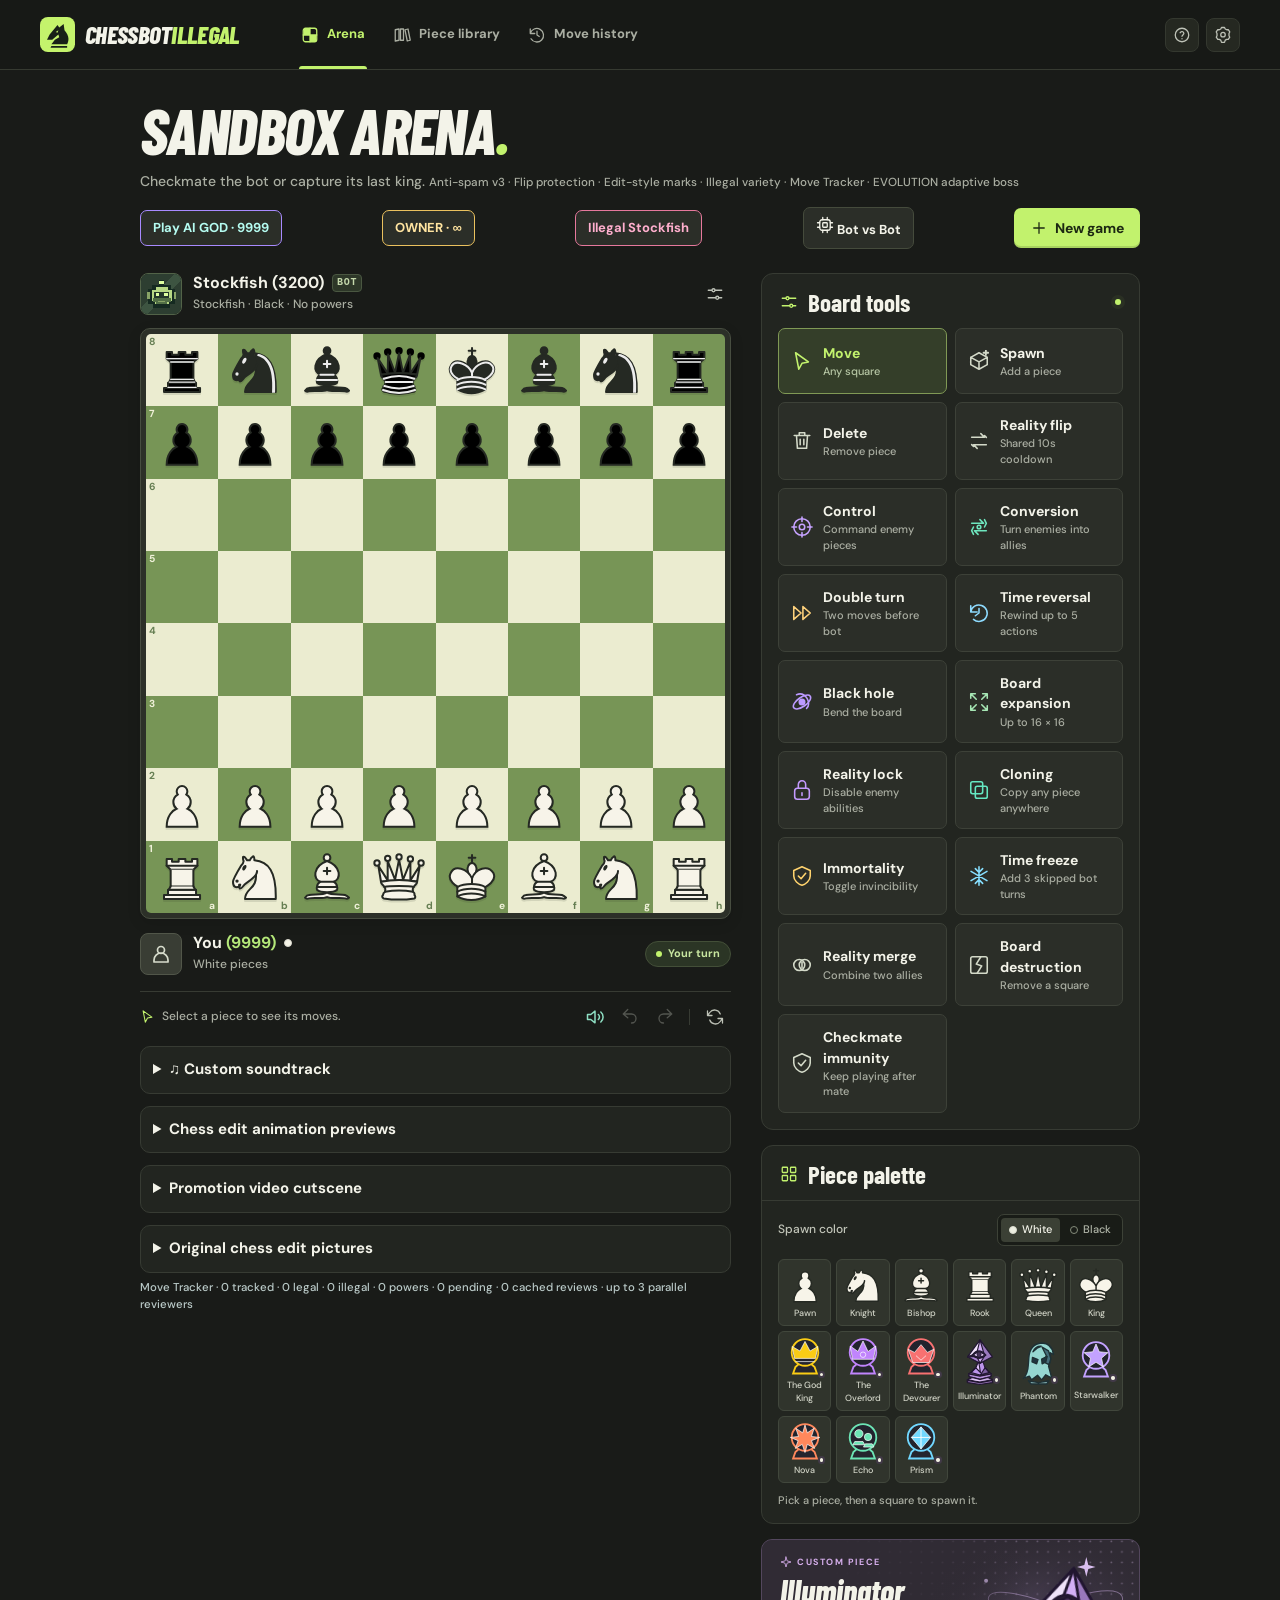
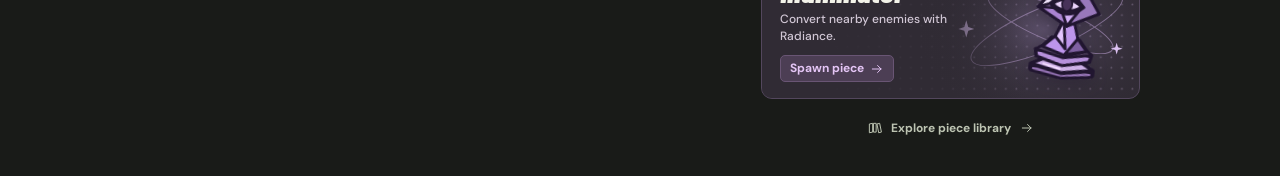
<file: index.html>
<!doctype html>
<html lang="en">
  <head>
    <meta charset="utf-8" />
    <meta name="viewport" content="width=device-width,initial-scale=1,viewport-fit=cover" />
    <meta name="referrer" content="strict-origin-when-cross-origin" />
    <meta name="theme-color" content="#191b18" />
    <title>chessbotillegal · Sandbox arena</title>
    <meta
      name="description"
      content="An unrestricted chess playground against bots. Move, spawn, delete, and forge your own pieces."
    />
    <link rel="icon" href="art/brand.svg" />
    <link rel="stylesheet" href="style.css?v=cinema-47" />
  </head>
  <body>
    <div id="badge-tint" data-active="false" aria-hidden="true"></div>
    <header class="top">
      <div class="top-inner">
        <a href="#arena" class="brand" aria-label="chessbotillegal arena"
          ><img src="art/brand.svg" alt="" /><span>CHESSBOT<span>ILLEGAL</span></span></a
        >
        <nav aria-label="Main navigation">
          <button class="nav-item active" data-nav="arena"><i data-icon="arena"></i>Arena</button
          ><button class="nav-item" data-nav="library">
            <i data-icon="library"></i>Piece library</button
          ><button class="nav-item" data-nav="history">
            <i data-icon="history"></i>Move history
          </button>
        </nav>
        <div class="top-actions">
          <button class="icon-btn" id="help" aria-label="How to play" title="How to play">
            <i data-icon="help"></i></button
          ><button class="icon-btn" id="settings" aria-label="Game settings" title="Game settings">
            <i data-icon="settings"></i>
          </button>
        </div>
      </div>
    </header>
    <main id="arena">
      <div class="title-row">
        <div>
          <h1>Sandbox <em>arena</em><span class="title-dot">.</span></h1>
          <p>Checkmate the bot or capture its last king. <small>Anti-spam v3 · Flip protection · Edit-style marks · Illegal variety · Move Tracker · EVOLUTION adaptive boss</small></p>
        </div>
        <button class="secondary" id="play-ai-god" style="border-color:#a88aff;color:#b5fcf1" type="button">Play AI GOD · 9999</button>
<button class="secondary boss-owner" id="play-owner" type="button">OWNER · ∞</button><button class="secondary boss-illegal" id="play-illegal" type="button">Illegal Stockfish</button>
<button class="secondary" id="duel-open" type="button"><i data-icon="cpu"></i> Bot vs Bot</button>
<button class="primary" id="new"><i data-icon="plus"></i>New game</button>
      </div>
      <div class="layout">
        <section class="play-area" aria-label="Game board">
          <div class="player-row">
            <img id="bot-avatar" src="art/bot.svg" class="avatar" alt="" />
            <div class="player">
              <div class="player-name">
                <strong id="bot-name">Stockfish</strong><span class="bot-tag">BOT</span>
              </div>
              <small id="bot-detail">Balanced engine</small>
            </div>
            <button
              id="bot-config"
              class="mini-icon"
              title="Configure opponent"
              aria-label="Configure opponent"
            >
              <i data-icon="sliders"></i>
            </button>
          </div>
          <div id="match-result" class="match-result" hidden>
            <strong id="result-summary"></strong
            ><button id="result-details" class="secondary">View result</button>
          </div>
          <div class="board-frame">
            <div class="board" id="board" role="group" aria-label="Chessboard"></div>
          </div>
          <div class="player-row player-bottom">
            <div class="avatar your-avatar"><i data-icon="user"></i></div>
            <div class="player">
              <div class="player-name">
                <strong><span id="player-name-label">You</span> <span id="player-rating" class="player-elo" title="Custom sandbox rating" style="color:#b4e879;font-weight:700">(9999)</span></strong><span class="side-dot" id="side-dot"></span>
              </div>
              <small id="player-side">White pieces</small>
            </div>
            <div class="turn"><span></span><b id="turn">Your turn</b></div>
          </div>
          <div class="board-bottom">
            <div class="board-hint" id="hint" role="status"></div>
            <div class="board-buttons">
              <button id="sound-toggle" class="mini-icon" title="Enable game sound" aria-label="Enable game sound" aria-pressed="false"></button><button id="undo" class="mini-icon" title="Undo (Ctrl / ⌘ Z)" aria-label="Undo">
                <i data-icon="undo"></i></button
              ><button id="redo" class="mini-icon" title="Redo" aria-label="Redo">
                <i data-icon="redo"></i></button
              ><span class="separator"></span
              ><button
                id="rotate"
                class="mini-icon"
                title="Rotate board view"
                aria-label="Rotate board view"
              >
                <i data-icon="rotate"></i>
              </button>
            </div>
          </div>
          <section id="duel-panel" class="duel-panel" hidden><div class="duel-head"><strong>BOT VS BOT</strong><small id="duel-count"></small></div><div class="duel-match"><span>White<br><b id="duel-white"></b></span><strong>VS</strong><span>Black<br><b id="duel-black"></b></span></div><p id="duel-state" role="status"></p><p id="duel-flip-cooldown"></p><p id="duel-hole-cooldown"></p><p id="duel-repeat-status"></p><div class="duel-actions"><button id="duel-toggle" class="primary">Resume</button><button id="duel-step" class="secondary">Next move</button><button id="duel-config" class="secondary">Configure</button><button id="duel-exit" class="secondary">Exit</button></div></section>
          <details id="music-panel" class="music-panel"><summary>♫ Custom soundtrack</summary><div class="music-body"><label for="music-id">Music ID or link</label><div class="music-entry"><input id="music-id" type="text" autocomplete="off" placeholder="YouTube ID or audio URL"><button id="music-load" type="button" class="secondary">Load</button></div><label class="music-file-label" for="music-file">Or choose a local audio file</label><input id="music-file" type="file" accept="audio/*,.mp3,.wav,.ogg,.m4a,.flac"><div class="music-controls"><label>Music volume<input id="music-volume" type="range" min="0" max="100" value="35"></label><label><input id="music-loop" type="checkbox" checked> Loop</label><button id="music-stop" type="button" class="secondary">Stop</button></div><p id="music-status" role="status">Music is optional. Game sounds have their own toggle.</p><audio id="music-audio" controls hidden preload="none"></audio><div id="music-video" hidden></div><a id="music-watch" target="_blank" rel="noopener" hidden>Watch on YouTube</a></div></details>
          <details class="music-panel"><summary>Chess edit animation previews</summary><div class="music-body"><div class="music-controls"><button type="button" class="secondary" id="preview-brilliant">Preview Brilliant !!</button><button type="button" class="secondary" id="preview-great">Preview Great !</button><label for="preview-finisher-piece">Checkmate piece</label><select id="preview-finisher-piece"><option value="q">Queen</option><option value="r">Rook</option><option value="b">Bishop</option><option value="n">Knight</option><option value="p">Pawn</option></select><button type="button" class="secondary" id="preview-mate">Preview Checkmate</button></div><div class="music-controls"><button type="button" class="secondary" data-preview-promotion="q">Queen promotion</button><button type="button" class="secondary" data-preview-promotion="r">Rook promotion</button><button type="button" class="secondary" data-preview-promotion="n">Knight promotion</button><button type="button" class="secondary" data-preview-promotion="b">Bishop promotion</button></div><p id="preview-status" role="status">Visual demos do not change your game. Enable Animated moves and Cinematic move rating reveals for automatic effects.</p></div></details>
          <details class="music-panel"><summary>Promotion video cutscene</summary><div class="music-body"><label for="local-film-file">Choose your recorded MP4 (saved on this device)</label><input id="local-film-file" type="file" accept="video/mp4,video/webm"><button id="local-film-clear" type="button">Restore default</button><p>Original cutscene creator: ZaveeCHESS</p><p id="local-film-status">No recording selected.</p></div></details><details id="reference-panel" class="music-panel"><summary>Original chess edit pictures</summary><div class="music-body"><p>Use your own reference images exactly as supplied. Files stay in this browser; no uploads. Choose the seven numbered pictures together for automatic matching, or assign any picture to an event manually.</p><label for="reference-pack">Import complete original cinematic pack (.json)</label><input id="reference-pack" type="file" accept=".json,application/json"><label for="reference-batch">Import numbered references (7979–8004)</label><input id="reference-batch" type="file" accept="image/jpeg,image/png,image/webp" multiple><label for="reference-slot">Choose an event</label><select id="reference-slot"></select><label for="reference-single">Assign original picture</label><input id="reference-single" type="file" accept="image/jpeg,image/png,image/webp"><button id="reference-remove" class="secondary" type="button">Remove selected picture</button><p id="reference-status" role="status"></p></div></details>
          <div id="power-area"></div>
          <p class="tracker-status" id="tracker-status" role="status">Move Tracker · Ready</p><div id="move-review" class="move-review" aria-live="polite" hidden></div>
        </section>
        <aside class="deck" aria-label="Sandbox tools">
          <section class="panel tools-panel">
            <div class="panel-heading">
              <span class="heading-icon"><i data-icon="sliders"></i></span>
              <h2>Board tools</h2>
              <span class="live-dot" title="Tools enabled"></span>
            </div>
            <div id="tool-grid" class="tool-grid"></div>
          </section>
          <section class="panel palette-panel">
            <div class="panel-heading">
              <span class="heading-icon"><i data-icon="grid"></i></span>
              <h2>Piece palette</h2>
            </div>
            <div class="palette-body">
              <div class="palette-head">
                <span>Spawn color</span>
                <div class="segments" aria-label="Spawn color">
                  <button data-color="w"><i></i>White</button
                  ><button data-color="b"><i></i>Black</button>
                </div>
              </div>
              <div class="tray" id="tray"></div>
              <p class="tray-hint">Pick a piece, then a square to spawn it.</p>
            </div>
          </section>
          <section class="feature" aria-label="Featured custom piece">
            <div class="feature-text">
              <span class="custom-kicker"><i data-icon="star"></i> CUSTOM PIECE</span>
              <h2>Illuminator</h2>
              <p>Convert nearby enemies with Radiance.</p>
              <button id="feature-spawn">Spawn piece <i data-icon="arrow"></i></button>
            </div>
            <img class="feature-art" src="art/illuminator.svg" alt="" />
          </section>
          <button class="library-link" data-nav="library">
            <i data-icon="library"></i>Explore piece library<i data-icon="arrow"></i>
          </button>
        </aside>
      </div>
    </main>
    <dialog id="modal">
      <div class="dialog-head">
        <div>
          <span class="dialog-mark"></span>
          <h2 id="dialog-title"></h2>
        </div>
        <button id="dismiss" class="mini-icon" aria-label="Close"><i data-icon="close"></i></button>
      </div>
      <div id="dialog-content"></div>
    </dialog>
    <script type="module" src="app.mjs?v=cinema-49"></script>
  </body>
</html>
</file>
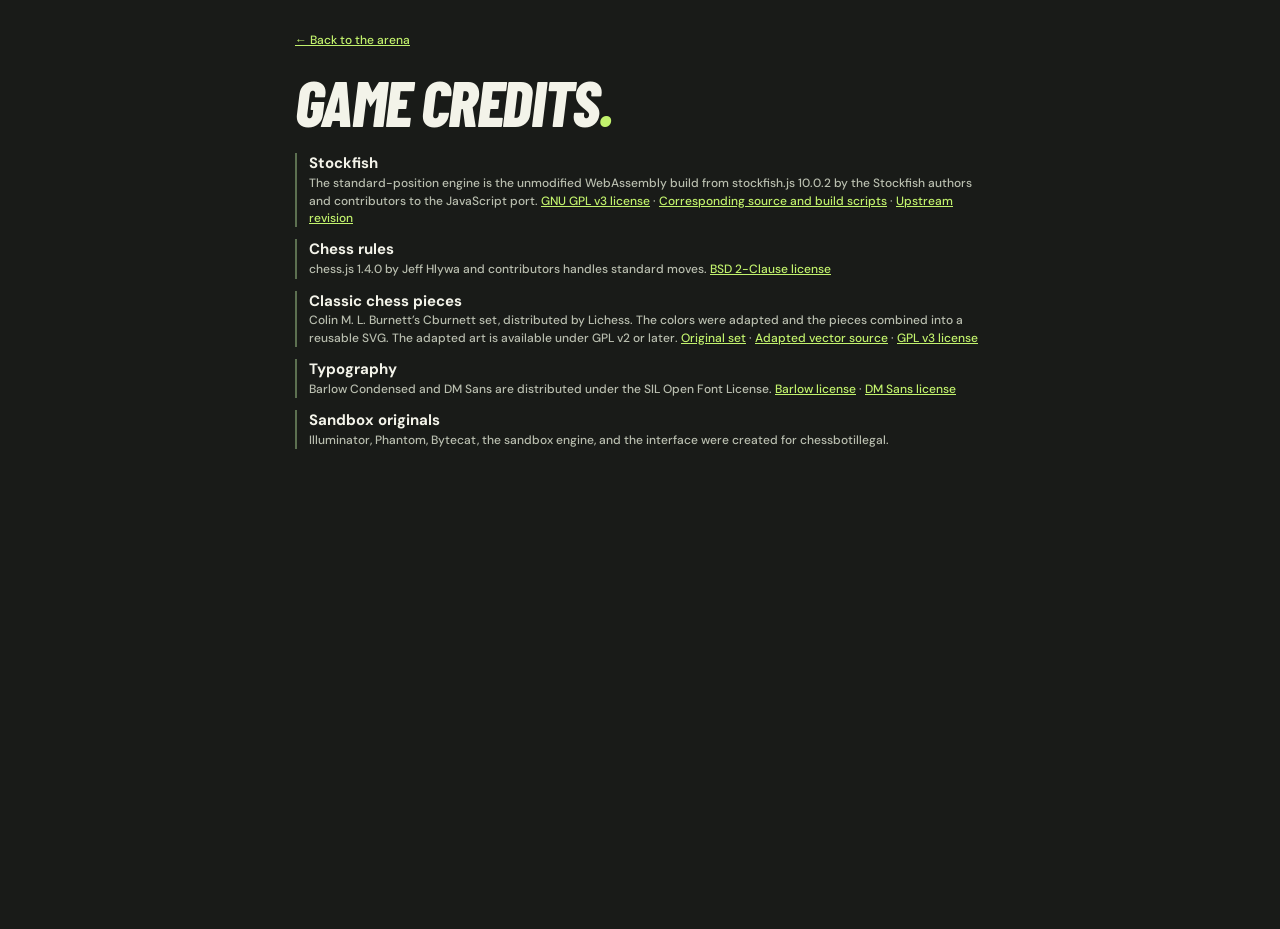
<file: credits.html>
<!doctype html>
<html lang="en">
  <head>
    <meta charset="utf-8" />
    <meta name="viewport" content="width=device-width,initial-scale=1" />
    <title>Credits · chessbotillegal</title>
    <link rel="stylesheet" href="style.css" />
    <link rel="icon" href="art/brand.svg" />
  </head>
  <body>
    <main style="max-width: 690px">
      <a class="credit-link" href="./">← Back to the arena</a>
      <h1 style="margin: 20px 0">Game credits<span class="title-dot">.</span></h1>
      <div class="rules-list">
        <article>
          <h3>Stockfish</h3>
          <p>
            The standard-position engine is the unmodified WebAssembly build from stockfish.js
            10.0.2 by the Stockfish authors and contributors to the JavaScript port.
            <a class="credit-link" href="licenses/stockfish.txt">GNU GPL v3 license</a> ·
            <a class="credit-link" href="licenses/stockfish-source.tar.gz" download
              >Corresponding source and build scripts</a
            >
            ·
            <a
              class="credit-link"
              href="https://github.com/niklasf/stockfish.js/tree/e105072e84cf8ee5dd5219e2c5be29c3b8bf8a5a"
              >Upstream revision</a
            >
          </p>
        </article>
        <article>
          <h3>Chess rules</h3>
          <p>
            chess.js 1.4.0 by Jeff Hlywa and contributors handles standard moves.
            <a class="credit-link" href="licenses/chess.txt">BSD 2-Clause license</a>
          </p>
        </article>
        <article>
          <h3>Classic chess pieces</h3>
          <p>
            Colin M. L. Burnett’s Cburnett set, distributed by Lichess. The colors were adapted and
            the pieces combined into a reusable SVG. The adapted art is available under GPL v2 or
            later.
            <a
              class="credit-link"
              href="https://github.com/lichess-org/lila/tree/master/public/piece/cburnett"
              >Original set</a
            >
            · <a class="credit-link" href="art/pieces.svg">Adapted vector source</a> ·
            <a class="credit-link" href="licenses/stockfish.txt">GPL v3 license</a>
          </p>
        </article>
        <article>
          <h3>Typography</h3>
          <p>
            Barlow Condensed and DM Sans are distributed under the SIL Open Font License.
            <a class="credit-link" href="licenses/barlow-condensed.txt">Barlow license</a> ·
            <a class="credit-link" href="licenses/dm-sans.txt">DM Sans license</a>
          </p>
        </article>
        <article>
          <h3>Sandbox originals</h3>
          <p>
            Illuminator, Phantom, Bytecat, the sandbox engine, and the interface were created for
            chessbotillegal.
          </p>
        </article>
      </div>
    </main>
  </body>
</html>
</file>
<file: style.css>
@font-face {
  font-family: Barlow;
  src: url(art/barlow-condensed-latin-700-normal.woff2);
}
@font-face {
  font-family: Barlow;
  src: url(art/barlow-condensed-latin-800-italic.woff2);
  font-weight: 800;
  font-style: italic;
}
@font-face {
  font-family: DM;
  src: url(art/dm-sans-latin-500-normal.woff2);
  font-weight: 400 550;
}
@font-face {
  font-family: DM;
  src: url(art/dm-sans-latin-700-normal.woff2);
  font-weight: 600 900;
}
:root {
  color-scheme: dark;
  --bg: #191b18;
  --top: #171916;
  --panel: #222520;
  --raised: #2b2e28;
  --line: #373b33;
  --ink: #f3f3e9;
  --muted: #aaaea2;
  --lime: #c2f26d;
  --light: #e4e8cb;
  --dark: #839970;
  --wide: 1040px;
  font:
    15px/1.45 DM,
    'Segoe UI',
    sans-serif;
}
* {
  box-sizing: border-box;
}
body {
  margin: 0;
  background: var(--bg);
  color: var(--ink);
  min-height: 100vh;
}
button,
input,
select {
  font: inherit;
}
button,
a {
  touch-action: manipulation;
}
button {
  border: 0;
  color: inherit;
  background: none;
  cursor: pointer;
}
button:disabled {
  cursor: default;
  opacity: 0.35;
}
button:focus-visible,
a:focus-visible,
input:focus-visible,
select:focus-visible {
  outline: 2px solid var(--lime);
  outline-offset: 3px;
}
button:enabled:hover {
  filter: brightness(1.12);
}
button:active:enabled {
  transform: translateY(1px);
}
i[data-icon] {
  font-style: normal;
  display: inline-flex;
  align-items: center;
  justify-content: center;
}
h1,
h2,
h3,
p {
  margin: 0;
}
.top {
  border-bottom: 1px solid #363a31;
  background: var(--top);
}
.top-inner {
  width: min(1240px, calc(100% - 80px));
  margin: auto;
  height: 69px;
  display: flex;
  align-items: center;
  gap: 58px;
}
.brand {
  display: flex;
  align-items: center;
  gap: 10px;
  color: var(--ink);
  text-decoration: none;
  font:
    italic 800 25px/1 Barlow,
    sans-serif;
  letter-spacing: -0.7px;
  white-space: nowrap;
}
.brand img {
  width: 35px;
  height: 35px;
}
.brand span span {
  color: var(--lime);
}
nav,
.top-actions,
.nav-item,
.primary,
.panel-heading,
.player-row,
.player-name,
.turn,
.board-buttons,
.board-bottom,
.segments,
.library-link,
.feature button,
.custom-kicker,
.dialog-head,
.choice,
.power-btn {
  display: flex;
  align-items: center;
}
nav {
  align-self: stretch;
  gap: 22px;
}
.nav-item {
  gap: 8px;
  align-self: stretch;
  color: var(--muted);
  font-weight: 700;
  font-size: 13px;
  position: relative;
  padding: 0 3px;
}
.nav-item.active {
  color: var(--lime);
}
.nav-item.active:after {
  content: '';
  position: absolute;
  bottom: 0;
  height: 3px;
  border-radius: 3px 3px 0 0;
  inset-inline: 1px;
  background: var(--lime);
}
.top-actions {
  margin-left: auto;
  gap: 7px;
}
.icon-btn,
.mini-icon {
  display: grid;
  place-items: center;
  border-radius: 8px;
  color: #bec2b7;
}
.icon-btn {
  background: #252821;
  border: 1px solid #34382f;
  width: 34px;
  height: 34px;
}
.mini-icon {
  width: 33px;
  height: 34px;
}
.mini-icon:hover {
  background: #30352c;
}
main {
  width: min(var(--wide), calc(100% - 64px));
  margin: 29px auto 34px;
}
.title-row {
  display: flex;
  align-items: center;
  justify-content: space-between;
  gap: 16px;
  margin-bottom: 20px;
}
h1 {
  font:
    italic 800 clamp(46px, 5vw, 67px) / 0.98 Barlow,
    Impact,
    sans-serif;
  text-transform: uppercase;
  letter-spacing: -1.6px;
}
h1 em {
  font: inherit;
}
.title-dot {
  color: var(--lime);
}
.title-row p {
  color: var(--muted);
  margin-top: 9px;
  font-size: 14px;
}
.primary {
  justify-content: center;
  gap: 7px;
  background: var(--lime);
  color: #1c2812;
  border-radius: 7px;
  font-weight: 700;
  padding: 10px 16px;
  min-height: 40px;
  font-size: 14px;
  box-shadow: inset 0 -2px #0002;
}
.layout {
  display: grid;
  grid-template-columns: minmax(0, 1.56fr) minmax(305px, 1fr);
  gap: 30px;
  align-items: start;
}
.play-area {
  min-width: 0;
}
.player-row {
  gap: 11px;
  height: 50px;
  margin-bottom: 9px;
}
.avatar {
  height: 42px;
  width: 42px;
  border-radius: 8px;
  border: 1px solid #526348;
  image-rendering: pixelated;
}
.player-name {
  gap: 8px;
}
.player-name strong {
  font-size: 16px;
  line-height: 1.25;
}
.player small {
  font-size: 12px;
  line-height: 1.4;
  color: var(--muted);
}
.bot-tag {
  font: 700 10px/1 monospace;
  letter-spacing: 0.8px;
  color: #c4d8ab;
  border: 1px solid #4a5741;
  padding: 3px 4px;
  border-radius: 4px;
  background: #2d3728;
}
.player-row > .mini-icon {
  margin-left: auto;
}
.board-frame {
  padding: 5px;
  border: 1px solid #474d40;
  background: #2c3028;
  border-radius: 10px;
  box-shadow: 0 4px 14px #090a081f;
}
.board {
  position: relative;
  display: grid;
  grid-template-columns: repeat(8, minmax(0, 1fr));
  grid-template-rows: repeat(8, minmax(0, 1fr));
  aspect-ratio: 1;
  border-radius: 5px;
  overflow: hidden;
  isolation: isolate;
  user-select: none;
  -webkit-user-select: none;
}
.square {
  padding: 0;
  margin: 0;
  border: 0;
  border-radius: 0;
  position: relative;
  display: grid;
  place-items: center;
  background: var(--light);
  color: #657e52;
  min-width: 0;
  min-height: 0;
  touch-action: manipulation;
}
.square.dark {
  background: var(--dark);
  color: #f0f1da;
}
.square:enabled:hover {
  filter: none;
}
.square:enabled:active {
  transform: none;
}
.square:hover:after,
.square:focus-visible:after {
  content: '';
  position: absolute;
  inset: 2px;
  border: 2px solid #24352160;
  pointer-events: none;
  border-radius: 2px;
}
.square.selected {
  background: #c4d87a;
}
.square.last {
  box-shadow: inset 0 0 0 100px #d2db5760;
}
.square.selected:after {
  content: '';
  position: absolute;
  inset: 2px;
  border: 3px solid #516f3d;
  border-radius: 2px;
}
.coord {
  position: absolute;
  line-height: 1;
  font-size: clamp(9px, 0.8vw, 12px);
  font-weight: 700;
  pointer-events: none;
  z-index: 1;
}
.coord.rank {
  left: 3px;
  top: 3px;
}
.coord.file {
  bottom: 2px;
  right: 3px;
}
.piece {
  width: 83%;
  height: 83%;
  pointer-events: none;
  display: grid;
  place-items: center;
  position: relative;
}
.classic {
  display: block;
}
.square .classic,
.square .exotic img {
  filter: drop-shadow(0 2px 0 #28312020);
}
.square[draggable='true'] {
  cursor: grab;
}
.board[data-mode='delete'] .square {
  cursor: crosshair;
}
.board[data-mode='spawn'] .square {
  cursor: copy;
}
.exotic img {
  width: 100%;
  height: 100%;
  object-fit: contain;
}
.exotic i {
  position: absolute;
  bottom: 1%;
  right: 4%;
  width: 17%;
  height: 17%;
  border-radius: 50%;
  background: #f2f1e3;
  border: 2px solid #413947;
}
.dark-piece img {
  filter: brightness(0.72) saturate(1.15) !important;
}
.dark-piece i {
  background: #29272d;
  border-color: #efebd9;
}
.player-bottom {
  margin: 10px 0 0;
}
.your-avatar {
  display: grid;
  place-items: center;
  background: #393d34;
  border-color: #515649;
  color: #d7dccc;
}
.your-avatar svg {
  width: 24px;
  height: 24px;
}
.side-dot {
  width: 8px;
  height: 8px;
  background: #f5f3e7;
  border: 1px solid #dad9ce;
  border-radius: 50%;
}
.side-dot.black {
  background: #222;
  border-color: #999;
}
.turn {
  gap: 6px;
  margin-left: auto;
  background: #2b3525;
  color: #c8e6a0;
  font-size: 11px;
  border: 1px solid #434f38;
  border-radius: 20px;
  padding: 4px 10px;
}
.turn span,
.live-dot {
  width: 6px;
  height: 6px;
  border-radius: 50%;
  background: var(--lime);
}
.board-bottom {
  margin-top: 12px;
  border-top: 1px solid var(--line);
  padding-top: 8px;
  gap: 8px;
  justify-content: space-between;
}
.board-hint {
  color: var(--muted);
  font-size: 12px;
  display: flex;
  align-items: center;
  gap: 7px;
}
.board-hint svg {
  color: var(--lime);
  flex: none;
}
.board-buttons {
  gap: 2px;
  flex: none;
}
.separator {
  height: 16px;
  width: 1px;
  background: var(--line);
  margin: 0 6px;
}
.deck {
  display: grid;
  gap: 15px;
  padding-top: 4px;
}
.panel {
  background: var(--panel);
  border: 1px solid var(--line);
  border-radius: 12px;
  overflow: hidden;
}
.panel-heading {
  gap: 10px;
  padding: 16px 18px 13px;
}
.panel-heading h2,
.dialog-head h2 {
  font-family: Barlow, sans-serif;
  font-weight: 700;
  font-size: 25px;
  line-height: 1;
}
.heading-icon {
  color: var(--lime);
  display: inline-flex;
}
.live-dot {
  margin-left: auto;
  box-shadow: 0 0 0 4px #bbf06d0d;
}
.tool-grid {
  padding: 0 16px 16px;
  display: grid;
  grid-template-columns: 1fr 1fr;
  gap: 8px;
}
.tool {
  padding: 12px;
  min-height: 66px;
  border-radius: 7px;
  background: var(--raised);
  border: 1px solid #3d4138;
  text-align: left;
  display: flex;
  align-items: center;
  gap: 10px;
}
.tool > svg {
  width: 22px;
  height: 22px;
  flex: none;
  color: #d3d9c8;
}
.tool strong,
.tool small {
  display: block;
}
.tool strong {
  font-size: 14px;
  font-weight: 700;
}
.tool small {
  font-size: 11px;
  color: var(--muted);
  line-height: 1.4;
  margin-top: 1px;
}
.tool.active {
  background: #343e29;
  border-color: #809955;
}
.tool.active > svg,
.tool.active strong {
  color: var(--lime);
}
.tool.active small {
  color: #b6c6a4;
}
.palette-panel .panel-heading {
  border-bottom: 1px solid var(--line);
}
.palette-body {
  padding: 13px 16px 14px;
}
.palette-head {
  display: flex;
  align-items: center;
  justify-content: space-between;
  gap: 8px;
  margin-bottom: 13px;
}
.palette-head > span {
  font-size: 12px;
  color: #c1c4b8;
}
.segments {
  background: #191c17;
  border: 1px solid #3d4237;
  padding: 3px;
  border-radius: 7px;
  gap: 2px;
}
.segments button {
  display: flex;
  align-items: center;
  gap: 5px;
  padding: 4px 8px;
  border-radius: 4px;
  font-size: 11px;
  color: #aeb3a6;
}
.segments .chosen {
  background: #3b4035;
  color: var(--ink);
}
.segments i {
  background: #eceee1;
  width: 8px;
  height: 8px;
  border-radius: 50%;
  border: 1px solid #dadccf;
}
.segments [data-color='b'] i {
  background: #191c17;
  border-color: #858c7b;
}
.tray {
  display: grid;
  grid-template-columns: repeat(6, minmax(0, 1fr));
  gap: 5px;
}
.tray button {
  display: grid;
  place-items: center;
  padding: 3px 0 5px;
  background: #30342c;
  border: 1px solid #41473c;
  border-radius: 6px;
  color: #d0d3c6;
  min-width: 0;
  font-size: 9px;
}
.tray button .piece {
  width: 86%;
  height: auto;
  aspect-ratio: 1;
}
.tray button.chosen {
  border-color: var(--lime);
  background: #414d33;
}
.tray-hint {
  color: var(--muted);
  font-size: 11px;
  margin-top: 10px;
}
.feature {
  isolation: isolate;
  overflow: hidden;
  position: relative;
  border-radius: 11px;
  border: 1px solid #53475d;
  background: #302b34 url(art/spotlight.svg) no-repeat right center;
  background-size: auto 100%;
  padding: 16px 18px;
}
.feature:before {
  content: '';
  z-index: -1;
  position: absolute;
  inset: 0;
  background: linear-gradient(90deg, #302b34 15%, #302b34c9 48%, transparent 70%);
}
.feature-text {
  position: relative;
  z-index: 2;
  max-width: 70%;
}
.custom-kicker {
  font:
    700 9px/1 DM,
    sans-serif;
  letter-spacing: 1.55px;
  gap: 5px;
  color: #d4adea;
}
.custom-kicker svg {
  width: 12px;
  height: 12px;
}
.feature h2 {
  font:
    italic 800 32px/1.04 Barlow,
    sans-serif;
  margin: 6px 0 4px;
}
.feature p {
  font-size: 12px;
  line-height: 1.4;
  color: #d1c7d5;
  max-width: 185px;
}
.feature button {
  margin-top: 10px;
  gap: 6px;
  font-size: 12px;
  font-weight: 700;
  color: #e4c5f5;
  background: #4c3e54;
  border: 1px solid #695574;
  border-radius: 5px;
  padding: 4px 9px;
}
.feature button svg {
  width: 14px;
  height: 14px;
}
.feature-art {
  position: absolute;
  right: 4.4%;
  width: 29%;
  height: 85%;
  top: 8%;
  object-fit: contain;
  transform: rotate(7deg);
  filter: drop-shadow(0 5px 9px #1b132656);
}
.library-link {
  justify-content: center;
  gap: 9px;
  color: #bdc4b2;
  font-size: 12px;
  font-weight: 700;
  padding: 5px;
}
.library-link svg:last-child {
  width: 14px;
}
.power-btn {
  gap: 7px;
  border: 1px solid #756784;
  background: #3c3343;
  margin-top: 8px;
  padding: 8px 12px;
  border-radius: 6px;
  color: #e5c7fb;
}
dialog {
  background: #232620;
  border: 1px solid #505547;
  color: var(--ink);
  border-radius: 15px;
  width: min(500px, calc(100% - 26px));
  padding: 0;
  box-shadow: 0 24px 100px #0008;
  max-height: 85dvh;
  overflow: auto;
}
dialog::backdrop {
  background: #0b0d0ac9;
  backdrop-filter: blur(4px);
}
.dialog-head {
  position: sticky;
  z-index: 3;
  top: 0;
  justify-content: space-between;
  background: #232620;
  padding: 16px 20px;
  border-bottom: 1px solid var(--line);
}
.dialog-head > div {
  display: flex;
  align-items: center;
  gap: 11px;
}
.dialog-mark {
  width: 4px;
  height: 21px;
  border-radius: 3px;
  background: var(--lime);
}
#dialog-content {
  padding: 20px;
}
.dialog-copy,
.dialog-note {
  font-size: 14px;
  color: #c4c9bb;
  margin-bottom: 16px;
}
.dialog-note {
  font-size: 12px;
}
.dialog-actions,
.form-row {
  display: flex;
  gap: 8px;
  align-items: center;
  flex-wrap: wrap;
}
.secondary,
.option,
.power-option {
  border: 1px solid #454b3c;
  background: var(--raised);
  border-radius: 7px;
  padding: 8px 12px;
  font-weight: 700;
  font-size: 13px;
}
.dialog-actions {
  justify-content: flex-end;
  margin-top: 16px;
}
.choice {
  gap: 13px;
  text-align: left;
  padding: 12px;
  border: 1px solid var(--line);
  border-radius: 8px;
  margin-bottom: 9px;
  background: #292c26;
}
.choice .art-box {
  flex: none;
  background: #373b32;
  border-radius: 7px;
  width: 52px;
  height: 54px;
  display: grid;
  place-items: center;
}
.choice p,
.rules-list p {
  color: #b9beaf;
  font-size: 12px;
  line-height: 1.45;
}
.choice h3,
.rules-list h3 {
  font-size: 15px;
}
.choice button {
  margin-left: auto;
  flex: none;
}
.form-field {
  display: grid;
  gap: 6px;
  margin: 0 0 15px;
  font-size: 13px;
  color: #d0d5c6;
}
select,
input[type='text'],
input[type='file'] {
  width: 100%;
  padding: 10px;
  border: 1px solid #505746;
  border-radius: 6px;
  background: #191c17;
  color: var(--ink);
  min-width: 0;
}
input[type='checkbox'] {
  accent-color: var(--lime);
  width: 17px;
  height: 17px;
}
.check-row {
  display: flex;
  align-items: center;
  gap: 8px;
  margin-bottom: 12px;
}
.rules-list {
  display: grid;
  gap: 12px;
}
.rules-list article {
  border-left: 2px solid #5c7050;
  padding-left: 12px;
}
.logs {
  list-style: none;
  margin: 0;
  padding: 0;
  display: grid;
  gap: 6px;
}
.logs li {
  display: flex;
  gap: 10px;
  background: #292d26;
  border-radius: 6px;
  padding: 8px 10px;
  font-size: 13px;
}
.logs small {
  color: #abb19f;
  min-width: 22px;
}
.logs b {
  margin-left: auto;
  font-size: 11px;
  color: #c8deb2;
}
.promos {
  display: grid;
  grid-template-columns: repeat(4, 1fr);
  gap: 7px;
}
.promos button {
  background: #32372d;
  border: 1px solid #464d3e;
  border-radius: 6px;
  font-size: 11px;
  display: grid;
  justify-items: center;
  padding: 5px;
}
.promos .piece {
  width: 40px;
  height: 41px;
}
.section-sub {
  font:
    700 18px Barlow,
    sans-serif;
  margin: 14px 0 7px;
}
.full {
  width: 100%;
}
.error {
  color: #ffb5a6;
  font-size: 13px;
}
.forge-art {
  display: flex;
  gap: 8px;
  margin-bottom: 15px;
}
.forge-art button {
  width: 52px;
  height: 52px;
  border: 1px solid #505746;
  border-radius: 8px;
  background: #33382f;
}
.forge-art img {
  width: 100%;
  height: 100%;
  object-fit: contain;
}
.forge-art .chosen {
  border-color: var(--lime);
}
.keyboard-key {
  background: #31372c;
  border: 1px solid #4b5340;
  font-size: 11px;
  border-radius: 3px;
  padding: 1px 4px;
}
@media (min-width: 900px) {
  main {
    max-width: min(var(--wide), calc(80vh + 280px));
  }
}
@media (max-width: 860px) {
  .top-inner {
    width: calc(100% - 32px);
    gap: 26px;
  }
  nav {
    gap: 13px;
  }
  main {
    width: calc(100% - 30px);
    margin-top: 23px;
  }
  .layout {
    gap: 17px;
    grid-template-columns: minmax(0, 1.4fr) minmax(277px, 1fr);
  }
  .tool {
    gap: 7px;
    padding: 8px;
    min-height: 57px;
  }
  .tool-grid {
    padding: 0 12px 12px;
  }
  .palette-body {
    padding: 12px;
  }
  .panel-heading {
    padding: 13px;
  }
  .feature {
    padding: 14px;
  }
  .deck {
    gap: 11px;
  }
  .tray {
    gap: 3px;
  }
  .board-hint {
    font-size: 11px;
  }
}
@media (max-width: 700px) {
  .top-inner {
    height: 59px;
    gap: 0;
  }
  .brand {
    font-size: 22px;
    gap: 7px;
  }
  .brand img {
    width: 30px;
    height: 30px;
  }
  nav {
    margin-left: auto;
    gap: 2px;
  }
  .nav-item {
    font-size: 0;
    gap: 0;
    min-width: 33px;
    justify-content: center;
  }
  .nav-item svg {
    width: 18px;
  }
  .top-actions {
    margin-left: 8px;
    gap: 2px;
  }
  .icon-btn {
    width: 30px;
    height: 31px;
    background: none;
    border: none;
  }
  .layout {
    grid-template-columns: 1fr;
    gap: 19px;
  }
  .title-row {
    margin-bottom: 11px;
  }
  .title-row p {
    font-size: 12px;
    margin-top: 5px;
  }
  main {
    max-width: 540px;
    margin: 20px auto;
  }
  .title-row h1 {
    font-size: 45px;
  }
  .primary {
    font-size: 13px;
    min-height: 36px;
    padding: 8px 11px;
  }
  .player-row {
    height: 39px;
    margin-bottom: 6px;
  }
  .avatar {
    width: 33px;
    height: 33px;
  }
  .player-name strong {
    font-size: 14px;
  }
  .player small {
    font-size: 11px;
  }
  .player-bottom {
    margin: 7px 0 0;
  }
  .board-frame {
    padding: 3px;
  }
  .coord {
    font-size: 9px;
  }
  .board-bottom {
    padding-top: 3px;
    margin-top: 6px;
  }
  .deck {
    padding: 0;
    gap: 12px;
  }
  .tool {
    min-height: 56px;
  }
  .tool-grid {
    grid-template-columns: repeat(4, 1fr);
    gap: 5px;
  }
  .tool {
    display: block;
    text-align: center;
    padding: 6px 2px;
  }
  .tool strong {
    font-size: 12px;
  }
  .tool small {
    display: none;
  }
  .tool > svg {
    height: 19px;
    width: 19px;
  }
  .panel-heading h2 {
    font-size: 23px;
  }
  .tray {
    gap: 6px;
  }
  .tray button .piece {
    width: 34px;
    height: 34px;
  }
  .feature-art {
    right: 6%;
    width: 26%;
  }
  .feature-text {
    max-width: 66%;
  }
  .board-buttons {
    gap: 0;
  }
  .dialog-head {
    padding: 12px 15px;
  }
  #dialog-content {
    padding: 15px;
  }
}
@media (max-width: 350px) {
  .top-inner {
    width: calc(100% - 14px);
  }
  .brand {
    font-size: 19px;
  }
  .top-actions {
    margin-left: 2px;
  }
  main {
    width: calc(100% - 16px);
  }
  .title-row h1 {
    font-size: 38px;
  }
}
.credit-link {
  color: var(--lime);
  font-size: 12px;
}
.board:has(.square:focus-visible) {
  outline: 1px solid var(--lime);
}
.square:focus-visible {
  outline-offset: -4px;
  z-index: 2;
}

/* Suggested movement and captures remain visible on either board color. */
.square.move-dot::before,
.square.capture-ring::before {
  content: '';
  position: absolute;
  pointer-events: none;
  border-radius: 50%;
  z-index: 2;
}
.square.move-dot::before {
  width: 25%;
  height: 25%;
  background: rgba(36, 56, 29, 0.34);
}
.square.capture-ring::before {
  inset: 3%;
  border: clamp(4px, 0.55vw, 9px) solid rgba(35, 53, 31, 0.43);
}
.square.selected {
  background-color: #cada7d;
  box-shadow: inset 0 0 0 3px #667744;
}
.grade-chip,
.grade-pin {
  --grade-bg: #597e45;
  --grade-fg: #eff7e6;
}
.grade-brilliant {
  --grade-bg: #0e817c;
  --grade-fg: #dcfff8;
}
.grade-best,
.grade-winning {
  --grade-bg: #447630;
  --grade-fg: #e3ffc7;
}
.grade-excellent {
  --grade-bg: #3b785d;
  --grade-fg: #d6ffed;
}
.grade-inaccuracy {
  --grade-bg: #8c6817;
  --grade-fg: #fff1b5;
}
.grade-mistake {
  --grade-bg: #a2501d;
  --grade-fg: #fff1d7;
}
.grade-blunder {
  --grade-bg: #a43b41;
  --grade-fg: #ffeff0;
}
.grade-drawn {
  --grade-bg: #626676;
  --grade-fg: #f5f5ff;
}
.grade-pin {
  position: absolute;
  top: 3%;
  right: 3%;
  z-index: 3;
  display: grid;
  place-items: center;
  width: 30%;
  height: 30%;
  max-width: 24px;
  max-height: 24px;
  border-radius: 50%;
  color: var(--grade-fg);
  background: var(--grade-bg);
  border: 1.5px solid #f5f4e6;
  font:
    700 clamp(9px, 1.15vw, 15px) / 1 DM,
    sans-serif;
  pointer-events: none;
}
.grade-chip {
  display: inline-flex;
  align-items: center;
  gap: 5px;
  white-space: nowrap;
  color: var(--grade-fg);
  background: var(--grade-bg);
  border-radius: 5px;
  padding: 3px 7px;
  font:
    700 12px DM,
    sans-serif;
}
.grade-chip i {
  font-style: normal;
  font-weight: 700;
}
.move-review,
.match-result {
  display: flex;
  align-items: center;
  gap: 12px;
  background: var(--panel);
  border: 1px solid var(--line);
  padding: 11px 13px;
  border-radius: 8px;
  margin-top: 10px;
}
.move-review[hidden],
.match-result[hidden] {
  display: none;
}
.move-review strong {
  font-size: 13px;
}
.move-review p,
.move-review small {
  font-size: 11px;
  color: var(--muted);
}
.move-review > small {
  margin-left: auto;
  max-width: 70px;
  text-align: right;
}
.match-result {
  margin: 0 0 9px;
  border-color: #667b4d;
  justify-content: space-between;
}
.match-result strong {
  color: var(--lime);
}
.logs li {
  align-items: center;
  flex-wrap: wrap;
}
.logs li .grade-chip {
  font-size: 10px;
}
.finish-card {
  text-align: center;
  padding: 8px 5px;
}
.finish-icon {
  display: inline-grid;
  place-items: center;
  border: 1px solid #677760;
  width: 60px;
  height: 60px;
  border-radius: 16px;
  background: #363e33;
  color: #e5efd6;
  font-size: 38px;
  line-height: 1;
}
.victory .finish-icon {
  background: #384d26;
  color: var(--lime);
  border-color: #728953;
}
.finish-card h3 {
  font:
    italic 800 52px/1.05 Barlow,
    sans-serif;
  margin: 12px 0 5px;
}
.finish-card strong {
  color: #c5d5b7;
  font-size: 15px;
}
.finish-card p {
  margin: 7px 0;
  color: #c3c9ba;
  font-size: 14px;
}
.finish-card small {
  color: var(--muted);
}
@media (max-width: 500px) {
  .move-review {
    gap: 8px;
    align-items: flex-start;
  }
  .move-review > small {
    font-size: 10px;
  }
  .grade-chip {
    font-size: 11px;
  }
  .match-result {
    font-size: 13px;
  }
}
.grade-pending {
  --grade-bg: #464c40;
  --grade-fg: #e1e5d8;
}

.logs details {
  width: 100%;
}
.logs summary {
  display: flex;
  align-items: center;
  gap: 8px;
  flex-wrap: wrap;
  cursor: pointer;
}
.logs summary::after {
  content: '⌄';
  color: var(--muted);
}
.logs details[open] summary::after {
  transform: rotate(180deg);
}
.logs details p {
  padding: 7px 0 2px 30px;
  font-size: 12px;
  color: var(--muted);
}

/* Arena effects and analysis tools */
.board[data-theme="wood"]{--light:#eed8b0;--dark:#b78963}
.board[data-theme="blue"]{--light:#cbd9ed;--dark:#597ba7}
.board[data-theme="mono"]{--light:#d9d9d9;--dark:#777d86}
.board[data-theme="green"]{--light:#ebecd0;--dark:#779556}
.square.king-check{background-image:radial-gradient(ellipse at center,#ff4344 0%,#d82730c9 42%,#9f111e35 76%,transparent 100%);box-shadow:inset 0 0 0 2px #b3202a}
.square.king-check .piece{filter:drop-shadow(0 0 5px #ff3333)}
.turn.check-turn{background:#46272a;color:#ffb4b4;border-color:#a04448}
.square.piece-arrival{z-index:4}
.square.piece-arrival .piece{animation:arena-slide 180ms cubic-bezier(.2,.8,.2,1) both}
@keyframes arena-slide{from{transform:translate(var(--move-x,0%),var(--move-y,0%))}to{transform:translate(0,0)}}
.square.power-flash{--fx:#b78aff;--fxlight:#f5dcff}
.square.fx-radiance{--fx:#f6cb62;--fxlight:#fff4af}
.square.fx-exchange{--fx:#ad72ff;--fxlight:#e9c7ff}
.square.fx-leap{--fx:#8a91ff;--fxlight:#e0e6ff}
.square.fx-nova{--fx:#ff602f;--fxlight:#ffed9a}
.square.fx-echo{--fx:#31e5ac;--fxlight:#c6fff0}
.square.fx-beam{--fx:#22c9ff;--fxlight:#e0faff}
.square.power-flash::after,.square.capture-flash::after,.square.promotion-flash::after{
  content:'';position:absolute;inset:0;border:0;border-radius:0;pointer-events:none;z-index:5;
  background:radial-gradient(circle,var(--fxlight,#fff6bb) 4%,var(--fx,#ffaf48) 35%,transparent 70%);
  animation:arena-burst 650ms ease-out both;
}
.square.fx-beam::after{background:linear-gradient(115deg,transparent 25%,#20cfff 44%,#fff 50%,#20cfff 56%,transparent 75%);animation:arena-beam 560ms ease-out both}
.square.fx-exchange::after{background:conic-gradient(transparent,#b784ff,transparent,#e9c7ff,transparent);animation:arena-phase 600ms ease-out both}
.square.fx-echo::after{background:radial-gradient(circle,transparent 15%,#31e5ac 20%,transparent 31%,#c6fff0 39%,transparent 49%);animation:arena-burst 800ms ease-out both}
.square.fx-nova::after{animation:arena-burst 800ms ease-out both}
.square.fx-leap::after{background:radial-gradient(ellipse,#fff 5%,#8a91ff 25%,transparent 65%)}
.square.capture-flash::after{--fx:#f15c4c;--fxlight:#fff0d4}
.square.promotion-flash::after{--fx:#edbd45;--fxlight:#fff7c0}
@keyframes arena-burst{0%{opacity:1;transform:scale(.3)}55%{opacity:.85;transform:scale(1.05)}100%{opacity:0;transform:scale(1.3)}}
@keyframes arena-beam{0%{opacity:0;transform:scale(.4)}25%{opacity:1;transform:scale(1)}100%{opacity:0;transform:scale(1.15)}}
@keyframes arena-phase{0%{opacity:1;transform:rotate(0deg) scale(.5)}100%{opacity:0;transform:rotate(180deg) scale(1.2)}}
.annotations{position:absolute;inset:0;width:100%;height:100%;z-index:8;pointer-events:none;opacity:.85}
.grade-great{--grade-bg:#377fc8;--grade-fg:#e9f5ff}
.grade-miss{--grade-bg:#9b477e;--grade-fg:#ffe5f8}
.grade-sandbox{--grade-bg:#5e6572;--grade-fg:#f3f5ff}
.grade-cinematic{position:absolute;inset:0;z-index:10;pointer-events:none;display:grid;place-items:center;overflow:hidden}
.grade-cinematic::before{content:'';position:absolute;inset:0;background:radial-gradient(ellipse,transparent 15%,var(--grade-bg) 130%);animation:grade-vignette 1.35s both}
.grade-cinematic .grade-hero{position:relative;text-align:center;align-self:start;margin-top:8%;color:var(--grade-fg);text-shadow:0 3px 4px #000,0 0 20px var(--grade-bg);animation:grade-drop 1.35s both}
.grade-hero strong{display:block;font:800 italic clamp(30px,7vw,66px)/1 Barlow,sans-serif;letter-spacing:1px;text-transform:uppercase}
.grade-hero span{display:inline-grid;place-items:center;background:var(--grade-bg);border:2px solid currentColor;width:50px;height:50px;border-radius:50%;font:900 25px DM,sans-serif;margin-bottom:5px}
@keyframes grade-drop{0%{opacity:0;transform:translateY(-16px) scale(.78)}18%{opacity:1;transform:translateY(0) scale(1.04)}32%,76%{opacity:1;transform:scale(1)}100%{opacity:0;transform:translateY(-8px) scale(.96)}}
@keyframes grade-vignette{0%{opacity:0}20%{opacity:.65}65%{opacity:.35}100%{opacity:0}}
.grade-pin.grade-brilliant,.grade-pin.grade-great{box-shadow:0 0 10px var(--grade-bg)}
@media(prefers-reduced-motion:reduce){.square .piece,.square::after,.grade-cinematic::before,.grade-cinematic .grade-hero{animation:none!important}.grade-cinematic{display:none}}

/* Direct-control tools: enemy targeting, possession and permanent conversion. */
.tool[data-tool="control"]>svg,.tool[data-tool="control"].active strong{color:#c6a2ff}
.tool[data-tool="convert"]>svg,.tool[data-tool="convert"].active strong{color:#6ee6be}
.tool[data-tool="control"].active{background:#39304a;border-color:#9672ca}
.tool[data-tool="convert"].active{background:#244239;border-color:#61c7a6}
.board[data-mode="control"] .square.control-target,.board[data-mode="convert"] .square.convert-target{cursor:crosshair}
.square.control-target::before,.square.convert-target::before{content:'';position:absolute;inset:5%;border:3px solid #9255df;border-radius:12%;pointer-events:none;z-index:2;box-shadow:inset 0 0 10px #ac7bff66}
.square.convert-target::before{border-color:#168f72;box-shadow:inset 0 0 12px #42e7b888}
.square.possessed{background-color:#b9a2dd;box-shadow:inset 0 0 0 3px #7243b5}
.square.possessed .piece{filter:drop-shadow(0 0 6px #8747e9)}
.square.fx-control{--fx:#a16aff;--fxlight:#f3d9ff}
.square.fx-control::after{background:conic-gradient(transparent,#a16aff,transparent,#e0bdff,transparent);animation:arena-phase 600ms ease-out both}
.square.fx-convert{--fx:#2cdb9e;--fxlight:#d6ffed}
.square.fx-convert::after{background:radial-gradient(circle,#edfff4 8%,#49edb9 22%,transparent 42%,#31e5ac 50%,transparent 65%);animation:arena-burst 850ms ease-out both}
.quick-convert{color:#b0ffdf;border-color:#479c80;background:#25463a}
#power-area .form-row{flex-wrap:wrap}
@media(max-width:700px){.tool-grid{grid-template-columns:repeat(3,minmax(0,1fr))}}

/* Expanded arena and sandbox reality powers */
.board{grid-template-columns:repeat(var(--board-size,8),minmax(0,1fr));grid-template-rows:repeat(var(--board-size,8),minmax(0,1fr))}
.board[data-size="12"] .coord{font-size:clamp(7px,.7vw,10px)}
.board[data-size="16"] .coord{font-size:clamp(6px,.55vw,8px);left:1px;top:auto}
.board[data-size="16"] .coord.rank{top:1px;bottom:auto}
.board[data-size="16"] .coord.file{left:auto;right:1px;bottom:1px}
.board[data-size="12"] .capture-ring::before,.board[data-size="16"] .capture-ring::before{border-width:3px}
.board[data-mode="hole"] .square{cursor:crosshair}
.board[data-mode="hole"] .square:hover::after,.board[data-mode="hole"] .square:focus-visible::after{border:3px solid #b68bff;background:radial-gradient(circle,#120d24aa,transparent);border-radius:50%;box-shadow:0 0 8px #8e58e7}
.tool[data-tool="double"]>svg,.tool[data-tool="double"].active strong{color:#ffd27c}
.tool[data-tool="rewind"]>svg{color:#8edbff}
.tool[data-tool="hole"]>svg,.tool[data-tool="hole"].active strong{color:#bc9aff}
.tool[data-tool="expand"]>svg{color:#a7e7b5}
.tool[data-tool="double"].active{background:#463c28;border-color:#c49e55}
.tool[data-tool="hole"].active{background:#362c4c;border-color:#9873d9}
.square.fx-hole::after{background:radial-gradient(circle,#080510 15%,#1d103c 28%,#a56aff 36%,#2c124f 48%,transparent 69%);animation:gravity-well 850ms ease-out both}
@keyframes gravity-well{0%{opacity:0;transform:scale(.3) rotate(0)}30%{opacity:1;transform:scale(1.15) rotate(80deg)}80%{opacity:.9;transform:scale(.6) rotate(220deg)}100%{opacity:0;transform:scale(0) rotate(320deg)}}
@media(max-width:700px){.tool-grid{grid-template-columns:repeat(2,minmax(0,1fr))}.tool{display:flex;text-align:left;padding:8px}.tool small{display:block;font-size:10px}.board[data-size="16"] .piece{width:90%;height:90%}}

/* Human-only reality powers */
.tool[data-tool="lock"] svg{color:#c49aff}
.tool[data-tool="clone"] svg{color:#65e8c2}
.tool[data-tool="immortal"] svg{color:#ffd36e}
.tool[data-tool="freeze"] svg{color:#86dfff}
.square.immortal-piece{box-shadow:inset 0 0 0 3px #ffd36e,inset 0 0 14px #ffe4a180}
.square.immortal-piece .piece{filter:drop-shadow(0 0 4px #fbc84d)}
.square.frozen-piece .piece{filter:drop-shadow(0 0 4px #55c8ff) saturate(.4)}
.square.locked-piece{outline:2px solid #9a72ca;outline-offset:-3px}
.square.fx-clone::after,.square.fx-immortal::after{background:radial-gradient(circle,#fff6c4 0%,#6fe8bd66 30%,transparent 70%);animation:gravity-well 650ms ease-out both}
.board[data-frozen]:not([data-frozen="0"]){box-shadow:0 0 0 3px #60b8eb,0 0 18px #65bbff70}
.board[data-locked="true"]{outline:3px solid #b78af1}

/* Reality powers */
.square.destroyed-square{background:repeating-linear-gradient(135deg,#101018 0 7px,#26202e 7px 10px)!important;box-shadow:inset 0 0 0 2px #4c354f;cursor:not-allowed!important}.square.destroyed-square::after{content:'×';position:absolute;inset:0;display:grid;place-items:center;font-size:clamp(16px,4vw,36px);color:#ac739c;pointer-events:none}.passive-power{font-size:.82rem;color:#c4b5fd;flex:1 1 100%;padding:5px 0}.square.fx-merge{box-shadow:inset 0 0 0 4px #67e8f9}.square.fx-destroy{box-shadow:inset 0 0 0 3px #f87171}

/* Piece codex and ability inspector */
.piece-inspector,.codex-piece{padding:12px;border:1px solid #ffffff20;border-radius:12px;background:#171820;display:grid;gap:8px;min-width:0}.inspector-head{display:flex;align-items:center;gap:12px;min-width:0}.inspector-head .art-box{width:58px;height:58px;flex-shrink:0}.inspector-head h3{margin:0 0 4px;font-size:1rem;color:#f4f4f7}.inspector-head p,.ability-card p{margin:0;color:#b9bac6;font-size:.81rem;line-height:1.45;overflow-wrap:anywhere}.ability-card{border:1px solid #ffffff14;background:#ffffff05;border-radius:8px;padding:9px;display:grid;gap:5px}.ability-head{display:flex;justify-content:space-between;align-items:center;gap:8px;color:#e3ddff}.ability-type{font-size:.62rem;letter-spacing:.06em;color:#a6a4b7}.ability-card .power-btn{justify-content:center;width:100%;margin:2px 0 0}.codex-list{display:grid;gap:12px;margin:12px 0}.codex-piece>.option{justify-self:end}.square.fx-shockwave,.square.fx-comet{box-shadow:inset 0 0 0 4px #f87171}.square.fx-decree,.square.fx-blessing{box-shadow:inset 0 0 0 4px #facc15}.square.fx-mirror,.square.fx-replicate,.square.fx-phase{box-shadow:inset 0 0 0 4px #a78bfa}

.duel-panel[hidden]{display:none}.duel-panel{border:1px solid #b5fcf140;border-radius:12px;padding:12px;background:#171d1d;display:grid;gap:10px;margin:10px 0}.duel-head,.duel-match{display:flex;align-items:center;justify-content:space-between;gap:8px}.duel-head{color:#b5fcf1}.duel-match>span{flex:1;background:#ffffff0b;border-radius:8px;padding:8px;color:#b9c9c7;font-size:.8rem;min-width:0}.duel-match b{color:#fff;font-size:.9rem;overflow-wrap:anywhere}.duel-match>strong{color:#b5fcf1}.duel-panel p{margin:0;color:#ceddda;font-size:.85rem}.duel-actions{display:flex;gap:6px;flex-wrap:wrap}.duel-actions button{flex:1 1 100px}.title-row{flex-wrap:wrap}

.boss-owner{border-color:#eac15e!important;color:#ffe4a0!important}.boss-illegal{border-color:#e6789c!important;color:#ffafce!important}

/* Destination-square move marks, inspired by classic chess annotations. */
.grade-brilliant{--grade-bg:#1baaa6;--grade-fg:#fff}
.grade-great{--grade-bg:#5b8fce;--grade-fg:#fff}
.grade-best,.grade-winning{--grade-bg:#81b64c;--grade-fg:#fff}
.grade-excellent{--grade-bg:#93b66d;--grade-fg:#fff}
.grade-good{--grade-bg:#8ba567;--grade-fg:#fff}
.grade-inaccuracy{--grade-bg:#e4b934;--grade-fg:#fff}
.grade-mistake{--grade-bg:#e28b36;--grade-fg:#fff}
.grade-blunder{--grade-bg:#d94b4b;--grade-fg:#fff}
.grade-miss{--grade-bg:#d66b94;--grade-fg:#fff}
.grade-illegalBrilliant{--grade-bg:#9960e8;--grade-fg:#fff}
.square.rated-square{z-index:5}
.square.rated-square:not(.king-check):not(.destroyed-square){background-image:linear-gradient(color-mix(in srgb,var(--grade-bg) 57%,transparent),color-mix(in srgb,var(--grade-bg) 57%,transparent));box-shadow:inset 0 0 0 2px color-mix(in srgb,var(--grade-bg) 70%,transparent)}
.square.rated-square .grade-pin{top:0;right:0;transform:translate(12%,-10%);width:36%;height:36%;max-width:38px;max-height:38px;min-width:12px;min-height:12px;z-index:8;border:0;font:900 clamp(9px,2.1vw,23px)/1 Arial,sans-serif;letter-spacing:-.07em;box-shadow:0 2px 6px #0005;text-shadow:0 1px 2px #0003}
.square.rated-square .grade-pin.grade-provisional{outline:1px dashed #fff9;outline-offset:-2px}
.square.rated-square .grade-pin.grade-brilliant,.square.rated-square .grade-pin.grade-illegalBrilliant{box-shadow:0 0 12px var(--grade-bg),0 2px 6px #0005}
.grade-hero small{display:block;font-size:12px;letter-spacing:.08em;text-transform:uppercase;margin-top:8px}
@media (prefers-reduced-motion:no-preference){.square.piece-arrival .grade-pin,.square.power-flash .grade-pin{animation:mark-pop .36s cubic-bezier(.15,1.3,.3,1) both}@keyframes mark-pop{0%{opacity:0;scale:.35}70%{opacity:1;scale:1.15}100%{opacity:1;scale:1}}}

/* Edit-style move annotations: flat chess colors, twin-square trails and true corner badges. */
.board[data-theme="editgray"]{--light:#f2f2f0;--dark:#929291}
.grade-book{--grade-bg:#a88862;--grade-fg:#fff}
.grade-brilliant{--grade-bg:#26a69a;--grade-fg:#fff}
.grade-best,.grade-winning{--grade-bg:#81b64c;--grade-fg:#fff}
.grade-great{--grade-bg:#5c8db0;--grade-fg:#fff}
.grade-mistake{--grade-bg:#ffa459;--grade-fg:#fff}
.grade-blunder{--grade-bg:#e34b48;--grade-fg:#fff}
.grade-inaccuracy{--grade-bg:#eac34b;--grade-fg:#fff}
.square.rated-origin:not(.king-check):not(.destroyed-square),.square.rated-square:not(.king-check):not(.destroyed-square){
  background-image:linear-gradient(color-mix(in srgb,var(--grade-bg) 80%,transparent),color-mix(in srgb,var(--grade-bg) 80%,transparent));
  box-shadow:none
}
.square.rated-origin.dark:not(.king-check):not(.destroyed-square),.square.rated-square.dark:not(.king-check):not(.destroyed-square){
  background-image:linear-gradient(color-mix(in srgb,var(--grade-bg) 89%,transparent),color-mix(in srgb,var(--grade-bg) 89%,transparent))
}
.square.rated-origin.immortal-piece,.square.rated-square.immortal-piece{outline:2px solid #ffd36e;outline-offset:-2px}
.square.rated-square{z-index:6}
.square.rated-square .grade-pin{
  --pin-x:50%;--pin-y:-50%;
  position:absolute;top:0;right:0;transform:translate(var(--pin-x),var(--pin-y));
  width:38%;height:38%;max-width:42px;max-height:42px;min-width:12px;min-height:12px;
  border:0;border-radius:50%;box-shadow:0 1px 3px #0002;text-shadow:0 1px 1px #0005;
  font:900 clamp(9px,2.1vw,24px)/1 Arial,sans-serif;letter-spacing:-.06em;
  z-index:12;isolation:isolate
}
.square.rating-edge-top .grade-pin{--pin-y:7%}
.square.rating-edge-right .grade-pin{--pin-x:-7%}
.grade-pin svg{display:block;width:67%;height:67%;overflow:visible;filter:drop-shadow(0 1px .4px #0005)}
.grade-pin .grade-symbol{line-height:1;transform:translateX(-.02em)}
.square.rated-square .grade-pin.grade-brilliant,.square.rated-square .grade-pin.grade-illegalBrilliant{box-shadow:0 1px 3px #0002}
.grade-pin::after{content:'';position:absolute;inset:-1px;border:2px solid var(--grade-bg);border-radius:50%;opacity:0;pointer-events:none}
@media (prefers-reduced-motion:no-preference){
 .square.rated-square .grade-pin.grade-pulse{animation:edits-pop .3s cubic-bezier(.15,1.3,.3,1) both}
 .grade-pin.grade-pulse::after{animation:edits-ring .65s ease-out both}
 @keyframes edits-pop{0%{scale:.45;opacity:.5}60%{scale:1.13;opacity:1}100%{scale:1;opacity:1}}
 @keyframes edits-ring{0%{scale:1;opacity:.9}100%{scale:2;opacity:0}}
}
@media (prefers-reduced-motion:reduce){.grade-pin,.grade-pin::after{animation:none!important}}

/* Illegal rating and power marks */
.grade-illegalGreat{--grade-bg:#8771e8;--grade-fg:#fff}
.grade-illegalBest{--grade-bg:#ad65d8;--grade-fg:#fff}
.grade-illegalMove{--grade-bg:#9168bc;--grade-fg:#fff}
.grade-illegalMistake{--grade-bg:#e19550;--grade-fg:#fff}
.grade-illegalBlunder{--grade-bg:#cb3e69;--grade-fg:#fff}
.grade-illegalMate{--grade-bg:#e3aa38;--grade-fg:#fff}
.grade-reality{--grade-bg:#b35de9;--grade-fg:#fff}
.grade-time{--grade-bg:#38a9d8;--grade-fg:#fff}
.grade-void{--grade-bg:#5942ad;--grade-fg:#fff}
.grade-summon{--grade-bg:#24a68d;--grade-fg:#fff}
.grade-fusion{--grade-bg:#2aabd0;--grade-fg:#fff}
.grade-divine{--grade-bg:#cfa33c;--grade-fg:#fff}
.grade-conversion{--grade-bg:#16a594;--grade-fg:#fff}
.grade-destruction{--grade-bg:#d76a44;--grade-fg:#fff}
.grade-chaos{--grade-bg:#ef793e;--grade-fg:#fff}
.grade-customPower{--grade-bg:#bd69d6;--grade-fg:#fff}
.grade-global{position:absolute;top:3%;left:50%;transform:translateX(-50%);z-index:9;display:flex;align-items:center;gap:7px;max-width:90%;padding:5px 12px 5px 5px;border-radius:99px;background:#17171ee8;color:#fff;border:1px solid var(--grade-bg);pointer-events:none;font-size:clamp(10px,2.4vw,16px);font-weight:800;white-space:nowrap;box-shadow:0 2px 8px #0005}
.grade-global b{display:grid;place-items:center;width:26px;height:26px;border-radius:50%;background:var(--grade-bg);font-size:20px;line-height:1}
.grade-global b svg{width:18px;height:18px}
.illegal-legend{display:flex;gap:6px;flex-wrap:wrap;margin:8px 0}
@media(prefers-reduced-motion:no-preference){.grade-global-pulse{animation:illegal-global-pop .35s ease-out both}@keyframes illegal-global-pop{from{opacity:0;scale:.85}to{opacity:1;scale:1}}}

.grade-illegalGood{--grade-bg:#9168bc;--grade-fg:#fff}
.grade-illegalExcellent{--grade-bg:#a66ddb;--grade-fg:#fff}
.grade-illegalInaccuracy{--grade-bg:#d5a448;--grade-fg:#fff}
.grade-illegalMiss{--grade-bg:#c563a0;--grade-fg:#fff}
.tracker-status{font-size:.76rem;color:#b9c9c7;line-height:1.5;margin:6px 0;overflow-wrap:anywhere}

/* Instant, immutable badges: each action gets exactly one entrance animation. */
@media (prefers-reduced-motion:no-preference){
 .square.rated-square .grade-pin:not(.grade-pulse){animation:none}
 .square.rated-square .grade-pin.grade-pulse.badge-effect-spectacular{animation:instant-brilliant .42s cubic-bezier(.16,1.3,.3,1) both}
 .grade-pin.grade-pulse.badge-effect-spectacular::after{animation:instant-wave .7s ease-out both}
 .square.rated-square .grade-pin.grade-pulse.badge-effect-impact{animation:instant-impact .32s ease-out both}
 .grade-pin.grade-pulse.badge-effect-impact::after{animation:instant-wave .45s ease-out both}
 .square.rated-square .grade-pin.grade-pulse.badge-effect-spark{animation:instant-star .34s cubic-bezier(.2,1.4,.4,1) both}
 .grade-pin.grade-pulse.badge-effect-power::after{animation:instant-wave .7s ease-out both}
 @keyframes instant-brilliant{0%{scale:.35;opacity:0;filter:brightness(1.7)}60%{scale:1.28;opacity:1;filter:brightness(1.3)}100%{scale:1;opacity:1;filter:none}}
 @keyframes instant-impact{0%{scale:1.35;rotate:-12deg;opacity:.5}45%{scale:.9;rotate:7deg;opacity:1}100%{scale:1;rotate:0deg;opacity:1}}
 @keyframes instant-star{0%{scale:.4;rotate:-25deg;opacity:0}65%{scale:1.18;rotate:6deg;opacity:1}100%{scale:1;rotate:0deg;opacity:1}}
 @keyframes instant-wave{0%{scale:1;opacity:.95;border-width:2px}100%{scale:2.4;opacity:0;border-width:1px}}
}

/* Excellent is visually distinct from Good; no shared checkmark. */
.grade-excellent{--grade-bg:#4caaa0;--grade-fg:#fff}
.grade-illegalExcellent{--grade-bg:#ac70dc;--grade-fg:#fff}

.grade-miss{--grade-bg:#d93c49;--grade-fg:#fff}
.grade-illegalMiss{--grade-bg:#a72d66;--grade-fg:#fff}

.grade-pending{background:#ffffff0b;color:inherit;border:1px solid #8886;opacity:.85}

/* Impact update: piece travel, original captured-piece fragments, and independent power waves. */
#sound-toggle svg{width:20px;height:20px}
#sound-toggle[aria-pressed="true"]{color:#8edfc3}
.square.piece-arrival .piece{animation:arena-slide var(--slide-ms,220ms) cubic-bezier(.15,.7,.25,1) both}
.square.capture-flash::after{animation-delay:calc(var(--slide-ms,220ms)*.72)}
.arena-fx-layer{position:absolute;inset:0;pointer-events:none;z-index:6;overflow:hidden}
.arena-shatter,.arena-power-orb{position:absolute;pointer-events:none;overflow:visible}
.arena-shard{position:absolute;inset:0;display:grid;place-items:center;opacity:1;animation:arena-shatter-piece 380ms cubic-bezier(.1,.55,.3,1) var(--impact-delay,0ms) both;transform-origin:center}
.arena-shard .piece{width:83%;height:83%;filter:drop-shadow(0 1px 3px #0007)}
.arena-spark{position:absolute;top:48%;left:48%;width:5%;height:5%;border-radius:1px;background:var(--impact-color);box-shadow:0 0 5px #fff9;animation:arena-spark 350ms ease-out var(--impact-delay,0ms) both}
.arena-impact-ring{position:absolute;inset:19%;border:2px solid var(--impact-color);border-radius:50%;box-shadow:0 0 8px var(--impact-color);animation:arena-impact-ring 410ms ease-out var(--impact-delay,0ms) both}
.arena-power-orb{background:radial-gradient(circle,transparent 15%,var(--impact-color) 20%,transparent 55%);animation:arena-orb .48s ease-out both}
.arena-power-void{background:radial-gradient(circle,#0b0615 15%,#6032be 30%,#bb91ff 40%,transparent 65%);animation:arena-void .55s ease-out both}
.arena-global-wave{position:absolute;inset:0;pointer-events:none;border:3px solid var(--impact-color);box-shadow:inset 0 0 36px var(--impact-color);animation:arena-wave .55s ease-out both}
.arena-wave-time{background:repeating-linear-gradient(0deg,transparent 0 10%,#65d9ff24 11% 12%);animation:arena-time .55s ease-out both}
.arena-wave-reality{background:linear-gradient(115deg,transparent 30%,#b78aff70 49%,transparent 68%);animation:arena-reality .55s ease-out both}
@keyframes arena-shatter-piece{0%{opacity:1;transform:translate(0,0) scale(1)}100%{opacity:0;transform:translate(var(--shard-x),var(--shard-y)) rotate(var(--shard-r)) scale(.65)}}
@keyframes arena-spark{0%{opacity:0;transform:translate(0,0) scale(.5)}20%{opacity:1}100%{opacity:0;transform:translate(var(--spark-x),var(--spark-y)) scale(.2)}}
@keyframes arena-impact-ring{0%{opacity:.9;transform:scale(.3)}100%{opacity:0;transform:scale(2.1)}}
@keyframes arena-orb{0%{opacity:0;transform:scale(.6)}25%{opacity:.8}100%{opacity:0;transform:scale(2)}}
@keyframes arena-void{0%{opacity:0;transform:scale(1.7) rotate(0)}30%{opacity:.9}100%{opacity:0;transform:scale(.1) rotate(150deg)}}
@keyframes arena-wave{0%{opacity:0}20%{opacity:.8}100%{opacity:0}}
@keyframes arena-time{0%{opacity:0;transform:translateY(-8%)}20%{opacity:.8}100%{opacity:0;transform:translateY(8%)}}
@keyframes arena-reality{0%{opacity:0;transform:translateX(-15%)}30%{opacity:.8}100%{opacity:0;transform:translateX(15%)}}
@media(prefers-reduced-motion:reduce){.arena-fx-layer{display:none!important}.square.piece-arrival .piece{animation:none!important}}

/* Chess edit glow mode — high-contrast optional board, color-coded lighting and soft particle bursts. */
.board[data-theme="editcinema"]{--light:#dddfe3;--dark:#303238}
.board[data-theme="editcinema"] .coord{color:#777}
.board[data-theme="editcinema"] .dark .coord{color:#c3c5ca}
.board[data-edit-glow="true"] .square.edit-trail:not(.king-check):not(.destroyed-square){background-image:linear-gradient(color-mix(in srgb,var(--edit-accent) 48%,transparent),color-mix(in srgb,var(--edit-accent) 48%,transparent));box-shadow:inset 0 0 12px color-mix(in srgb,var(--edit-accent) 45%,transparent)}
.board[data-edit-glow="true"] .square.edit-threat:not(.destroyed-square){background-image:linear-gradient(#ff53687d,#ff53687d);box-shadow:inset 0 0 15px #ff5368b0}
.board[data-edit-glow="true"] .square.edit-focus:not(.king-check):not(.destroyed-square){background-image:linear-gradient(color-mix(in srgb,var(--edit-accent) 62%,transparent),color-mix(in srgb,var(--edit-accent) 62%,transparent));box-shadow:inset 0 0 18px var(--edit-accent)}
.board[data-edit-glow="true"] .square.rated-square.edit-focus:not(.king-check) .piece{filter:drop-shadow(0 0 5px var(--edit-accent)) drop-shadow(0 0 2px #fff8)}
.board[data-edit-glow="true"] .square.rated-square .grade-pin{background:var(--edit-accent,var(--grade-bg));color:white;box-shadow:0 0 8px var(--edit-accent,var(--grade-bg)),0 0 20px color-mix(in srgb,var(--edit-accent,var(--grade-bg)) 75%,transparent);text-shadow:0 1px 3px #0007}
.board[data-edit-glow="true"] .square.rated-square .grade-pin.grade-pulse::after{border-color:var(--edit-accent,var(--grade-bg));box-shadow:0 0 8px var(--edit-accent,var(--grade-bg))}
.edit-burst{position:absolute;inset:0;pointer-events:none;z-index:7;overflow:hidden}
.edit-energy-ring{position:absolute;left:var(--edit-x);top:var(--edit-y);width:8%;aspect-ratio:1;border:2px solid color-mix(in srgb,var(--edit-accent) 65%,white);border-radius:50%;box-shadow:0 0 14px var(--edit-accent),inset 0 0 9px var(--edit-accent);animation:edit-energy-wave .72s cubic-bezier(.08,.55,.3,1) var(--ring-delay) both}
.edit-stardust{position:absolute;left:var(--edit-x);top:var(--edit-y);width:var(--dust-size);height:var(--dust-size);border-radius:50%;background:#fff;box-shadow:0 0 5px var(--edit-accent),0 0 9px var(--edit-accent);animation:edit-dust .78s ease-out var(--dust-delay) both}
.edit-screen-wave{position:absolute;inset:0;background:radial-gradient(circle at var(--edit-x) var(--edit-y),transparent 5%,color-mix(in srgb,var(--edit-accent) 20%,transparent) 25%,transparent 66%);box-shadow:inset 0 0 20px color-mix(in srgb,var(--edit-accent) 35%,transparent);animation:edit-screen-pulse .8s ease-out both}
.edit-burst-spectacular .edit-energy-ring{width:12%;border-width:3px}
.edit-burst-impact .edit-screen-wave{background:radial-gradient(circle at var(--edit-x) var(--edit-y),#ff54641c,transparent 58%)}
.arena-fallen{position:absolute;inset:0;display:grid;place-items:center;opacity:0;animation:edit-fall .29s ease-out var(--impact-delay,0ms) both}
@keyframes edit-energy-wave{0%{opacity:0;transform:translate(-50%,-50%) scale(.5)}18%{opacity:.9}100%{opacity:0;transform:translate(-50%,-50%) scale(3.1)}}
@keyframes edit-dust{0%{opacity:0;transform:translate(-50%,-50%) scale(.5)}18%{opacity:.9}100%{opacity:0;transform:translate(calc(-50% + var(--dust-x)),calc(-50% + var(--dust-y))) scale(.45)}}
@keyframes edit-screen-pulse{0%{opacity:0;transform:scale(.97)}20%{opacity:.8}100%{opacity:0;transform:scale(1.05)}}
@keyframes edit-fall{0%{opacity:1;transform:rotate(0) scale(1)}100%{opacity:0;transform:translate(24%,12%) rotate(82deg) scale(.8)}}
@media(prefers-reduced-motion:reduce){.edit-burst,.arena-fallen{display:none!important}}

/* Finale cinematic: live chess position is copied for visual effects only. */
.finale-layer{position:absolute;inset:0;z-index:25;overflow:hidden;pointer-events:none;background:#171c24;isolation:isolate;animation:finale-envelope var(--finale-ms) ease-in-out both}
.finale-stage{position:absolute;inset:0;display:grid;grid-template-columns:repeat(var(--finale-size),minmax(0,1fr));grid-template-rows:repeat(var(--finale-size),minmax(0,1fr));transform-origin:var(--fx-x) var(--fx-y);animation:finale-camera var(--finale-ms) cubic-bezier(.2,.7,.25,1) both}
.finale-cell{display:grid;place-items:center;position:relative;background:#bfc7cf;min-width:0;min-height:0}
.finale-cell.finale-dark{background:#242d37}
.finale-cell.finale-path{background:#38aabd;box-shadow:inset 0 0 22px #53eaff}
.finale-cell.finale-danger{background:#a43b49;box-shadow:inset 0 0 21px #ff5b73}
.finale-cell.finale-attacker{background:#64d5e0;box-shadow:inset 0 0 26px #a8f8ff}
.finale-piece{width:100%;height:100%;display:grid;place-items:center}
.finale-attacker .piece{filter:drop-shadow(0 0 7px #c5faff) drop-shadow(0 0 12px #63dfff)}
.finale-losing{animation:finale-king-out 1900ms linear both}
.finale-sky{position:absolute;inset:0;background:radial-gradient(ellipse at var(--fx-x) var(--fx-y),transparent 14%,#080d1960 85%);pointer-events:none}
.finale-star{position:absolute;left:var(--sx);top:var(--sy);width:var(--ss);height:var(--ss);border-radius:50%;background:#eefcff;box-shadow:0 0 5px #a7eaff;animation:finale-drift 1.15s ease-out var(--sd) both}
.finale-aura{position:absolute;left:var(--fx-x);top:var(--fx-y);width:22%;aspect-ratio:1;transform:translate(-50%,-50%);filter:drop-shadow(0 0 8px #61e9ff)}
.finale-ring{position:absolute;inset:8%;border:2px solid #d5faff;border-radius:50%;box-shadow:0 0 11px #52dfff,inset 0 0 12px #52dfff;animation:finale-ring 1.1s ease-out var(--rd) both}
.finale-orb{position:absolute;left:67%;top:0;width:35%;aspect-ratio:1;display:grid;place-items:center;border:2px solid #d4ffff;border-radius:50%;font:bold clamp(14px,4vw,36px)/1 Arial;color:#fff;background:#51c6dc;box-shadow:0 0 22px #75ebff;animation:finale-orb .95s ease-out both}
.finale-ribbon{position:absolute;inset:-20%;background:linear-gradient(125deg,transparent 35%,#9af0ff28 45%,#c9f8ff44 48%,transparent 57%);animation:finale-ribbon var(--finale-ms) ease-out both}
.finale-shatter{position:absolute;left:var(--kx);top:var(--ky);width:calc(100% / var(--finale-size));aspect-ratio:1;transform:translate(-50%,-50%);filter:drop-shadow(0 0 8px #ff5c74)}
.finale-chunk{position:absolute;inset:0;display:grid;place-items:center;animation:finale-chunk 1.1s cubic-bezier(.16,.7,.2,1) .52s both}
.finale-clip{position:absolute;inset:0;display:grid;place-items:center}
.finale-chip{position:absolute;left:50%;top:50%;width:var(--cs);aspect-ratio:1;background:#e6d9df;clip-path:polygon(0 0,100% 30%,25% 100%);animation:finale-chip .95s ease-out .52s both}
.finale-crack-ring{position:absolute;inset:10%;border-radius:50%;border:2px solid #ffa1b1;box-shadow:0 0 15px #ff5368;animation:finale-ring .8s ease-out .52s both}
@keyframes finale-envelope{0%{opacity:0}10%,80%{opacity:1}100%{opacity:0}}
@keyframes finale-camera{0%{transform:scale(1) rotate(0)}35%{transform:scale(1.13) rotate(-1.4deg)}75%{transform:scale(1.06) rotate(.6deg)}100%{transform:scale(1) rotate(0)}}
@keyframes finale-drift{0%{opacity:0;transform:translate(0,10px)}30%{opacity:.9}100%{opacity:.15;transform:translate(10px,-24px)}}
@keyframes finale-ring{0%{opacity:0;transform:scale(.4)}20%{opacity:.85}100%{opacity:0;transform:scale(2.4)}}
@keyframes finale-orb{0%{opacity:0;scale:.4}25%{opacity:1;scale:1.15}65%{opacity:1;scale:1}100%{opacity:0;scale:.8}}
@keyframes finale-ribbon{0%{opacity:0;transform:translateX(-22%)}35%{opacity:1}100%{opacity:0;transform:translateX(22%)}}
@keyframes finale-king-out{0%,26%{opacity:1}28%,100%{opacity:0}}
@keyframes finale-chunk{0%{opacity:0;transform:none}3%{opacity:1}70%{opacity:1}100%{opacity:0;transform:translate(var(--cx),var(--cy)) rotate(var(--cr)) scale(.8)}}
@keyframes finale-chip{0%{opacity:0;transform:none}10%{opacity:1}100%{opacity:0;transform:translate(var(--cx),var(--cy)) rotate(var(--cr)) scale(.65)}}
@media(prefers-reduced-motion:reduce){.finale-layer{display:none!important}}

/* Persistent ambient color grade. A low-opacity viewport overlay leaves pieces and controls readable. */
#badge-tint{position:fixed;inset:0;z-index:1000;pointer-events:none;opacity:0;background-color:var(--badge-tint,transparent);transition:opacity 220ms ease,background-color 260ms ease;contain:strict}
#badge-tint[data-active="true"]{opacity:.075}
@media(prefers-reduced-motion:reduce){#badge-tint{transition:none}}

/* User-selected soundtrack controls, independent of the board render loop. */
.music-panel{margin-top:12px;border:1px solid var(--line);border-radius:10px;background:var(--panel);overflow:hidden}
.music-panel summary{cursor:pointer;padding:12px;color:var(--ink);font-weight:700}
.music-body{padding:0 12px 12px;display:grid;gap:8px;min-width:0}
.music-body label,.music-body p{font-size:.82rem;color:var(--muted)}
.music-entry{display:flex;gap:8px}
.music-entry input{min-width:0;flex:1;background:var(--bg);color:var(--ink);border:1px solid var(--line);border-radius:6px;padding:8px}
.music-controls{display:flex;gap:12px;align-items:center;flex-wrap:wrap}
.music-controls label{display:flex;align-items:center;gap:7px}
.music-controls input[type="range"]{width:85px;accent-color:var(--lime)}
.music-body audio{width:100%}
#music-video iframe{display:block;width:100%;height:auto;aspect-ratio:16/9;min-height:200px;border:0}
#music-panel:has(#music-video:not([hidden])){min-width:200px}
/* Keep a loaded video player visible; the user's own pause/stop controls remain accessible. */
.music-panel:not([open]) #music-video{display:none}

#music-watch{color:var(--lime);font-weight:600;font-size:.85rem}
#music-video iframe{min-width:200px;min-height:200px}

/* Edit-style cinematics: sustained lighting and motion on a synchronized camera layer. */
.finale-layer{z-index:90;animation:finale-edit-envelope var(--finale-ms) ease both}
.finale-stage{animation:finale-edit-camera var(--finale-ms) cubic-bezier(.18,.72,.24,1) both;transform-origin:var(--fx-x) var(--fx-y)}
.finale-cell{background:#d7dce0}
.finale-cell.finale-dark{background:#141c25}
.finale-cell.finale-path{background:#28bfc8;box-shadow:inset 0 0 22px #75fffc,0 0 16px #36e5df88}
.finale-cell.finale-danger{background:#b93d4e;box-shadow:inset 0 0 24px #ff8491,0 0 12px #fa4a6388}
.finale-cell.finale-attacker{background:#76eafa;box-shadow:inset 0 0 26px #e0ffff,0 0 22px #62efff}
.finale-piece .piece,.finale-clip .piece{width:85%;height:85%;max-width:100%;max-height:100%}
.finale-piece.finale-moving{position:relative;z-index:3;animation:finale-move .38s cubic-bezier(.17,.8,.2,1) both}
.finale-attacker .piece{filter:drop-shadow(0 0 8px #fff) drop-shadow(0 0 19px #3bf0ff)}
.finale-sky{z-index:4;background:radial-gradient(ellipse at var(--fx-x) var(--fx-y),#5be7f014 10%,#02132244 70%)}
.finale-star{animation:finale-edit-stars var(--finale-ms) ease-out var(--sd) both}
.finale-aura{z-index:5;width:29%;animation:finale-aura-enter var(--finale-ms) both}
.finale-bloom{position:absolute;inset:-30%;border-radius:50%;background:radial-gradient(circle,#b8ffff44, #33e3ff28 35%,transparent 68%);filter:blur(7px)}
.finale-ring{inset:8%;border:3px solid #e8ffff;box-shadow:0 0 16px #5bf9ff,inset 0 0 12px #75e7ff;animation:finale-edit-ring 1.12s ease-out calc(.35s + var(--rd)) both}
.finale-orb{left:60%;top:3%;width:26%;background:#32bfc8;color:#fff;box-shadow:0 0 10px 4px #a5ffff,0 0 35px 9px #50eeff;animation:finale-edit-badge var(--finale-ms) both}
.finale-ribbon{z-index:4;animation:finale-ribbon var(--finale-ms) ease-out both}
.finale-shatter{z-index:6}
.finale-losing{animation:finale-king-out 1950ms linear both}
.finale-chunk,.finale-chip,.finale-crack-ring{animation-delay:.54s}
.finale-vignette{position:absolute;inset:0;pointer-events:none;z-index:7;background:radial-gradient(ellipse at var(--fx-x) var(--fx-y),transparent 25%,#02091573 100%);box-shadow:inset 0 0 35px #06172480}
.finale-preview-label{position:absolute;top:8px;left:8px;z-index:10;background:#15202ddd;color:white;padding:3px 8px;border-radius:4px}
@keyframes finale-edit-envelope{0%{opacity:.15}8%,88%{opacity:1}100%{opacity:0}}
@keyframes finale-edit-camera{0%{transform:scale(1)}25%{transform:perspective(850px) rotateZ(-2.2deg) rotateY(3deg) scale(1.13)}55%{transform:perspective(850px) rotateZ(1deg) rotateY(-2deg) scale(1.23)}85%{transform:rotateZ(0deg) scale(1.12)}100%{transform:scale(1)}}
@keyframes finale-move{0%{transform:translate(var(--mx),var(--my)) rotate(-18deg)}70%{transform:translate(0,0) rotate(4deg) scale(1.06)}100%{transform:none}}
@keyframes finale-edit-stars{0%{opacity:0;transform:translate(-5px,12px)}25%{opacity:.85}85%{opacity:.7}100%{opacity:.2;transform:translate(8px,-28px)}}
@keyframes finale-aura-enter{0%,20%{opacity:0}30%,85%{opacity:1}100%{opacity:0}}
@keyframes finale-edit-ring{0%{opacity:0;transform:scale(.3)}15%{opacity:.85}75%{opacity:.4}100%{opacity:0;transform:scale(2.4)}}
@keyframes finale-edit-badge{0%,20%{opacity:0;scale:.4}30%{opacity:1;scale:1.2}40%,90%{opacity:1;scale:1}100%{opacity:0;scale:.8}}

/* Sky flight: charge, aerial rotation, landing, then (only on checkmate) fracture. */
.finale-layer{animation:finale-edit-envelope var(--finale-ms) ease both}
.finale-stage{animation:finale-sky-camera var(--finale-ms) ease-in-out both;transform-origin:50% 50%}
.finale-flyer{position:absolute;left:var(--landing-x);top:var(--landing-y);width:calc(100% / var(--finale-size));aspect-ratio:1;z-index:8;display:grid;place-items:center;filter:drop-shadow(0 0 7px #c9ffff) drop-shadow(0 0 18px #42e7ff);animation:finale-sky-flight var(--land-ms) linear both}
.finale-flyer .piece{width:85%;height:85%}
.finale-flight-trail{position:absolute;inset:0;width:100%;height:100%;z-index:6;overflow:visible;pointer-events:none}
.finale-flight-trail path{fill:none;stroke-linecap:round;stroke-dasharray:1;stroke-dashoffset:1;animation:finale-trail var(--land-ms) linear both,finale-trail-fade .6s ease var(--land-ms) forwards}
.flight-halo{stroke:#3ce9ff;stroke-width:2.2;filter:blur(1px)}
.flight-core{stroke:#e5ffff;stroke-width:.35}
.finale-launch{position:absolute;left:var(--launch-x);top:var(--launch-y);width:calc(100% / var(--finale-size));aspect-ratio:1;transform:translate(-50%,-50%);z-index:5}
.finale-launch-ring{position:absolute;inset:0;border:2px solid #b9ffff;border-radius:50%;box-shadow:0 0 12px #37e8ff;animation:finale-launch-ring .8s ease-out var(--ld) both}
.finale-has-flight .finale-aura{animation:finale-land-aura var(--finale-ms) ease both}
.finale-has-flight .finale-ring{animation-delay:calc(var(--land-ms) + var(--rd))}
.finale-has-flight .finale-orb{animation:finale-land-badge var(--finale-ms) both}
.finale-impact{position:absolute;inset:-10%;animation:finale-impact-burst .85s ease-out var(--land-ms) both}
.finale-impact-ray{position:absolute;left:50%;top:50%;width:var(--ray-length);height:2px;transform-origin:left center;transform:rotate(var(--ray-angle)) translateX(20%);background:linear-gradient(90deg,#fff,#73f7ff,transparent);filter:drop-shadow(0 0 4px #44e8ff)}
.finale-has-flight .finale-attacker{animation:finale-target-charge var(--land-ms) ease both}
.finale-target-victim{animation:finale-victim-out .25s ease var(--land-ms) forwards}
.finale-losing{animation:finale-king-out-delayed 1ms linear var(--shatter-ms) forwards}
.finale-losing .piece{filter:drop-shadow(0 0 8px #ff4d68) drop-shadow(0 0 16px #fa5468)}
.finale-fracture{position:absolute;inset:5%;color:#ffb5be;filter:drop-shadow(0 0 4px #ff294c);animation:finale-fracture .55s ease 1.8s both}
.finale-fracture svg{width:100%;height:100%}
.finale-mate .finale-chunk,.finale-mate .finale-chip,.finale-mate .finale-crack-ring{animation-delay:var(--shatter-ms)}
@keyframes finale-sky-flight{
  0%,12%{transform:translate(-50%,-50%) translate(var(--fx0),var(--fy0)) rotate(0) scale(1)}
  26%{transform:translate(-50%,-50%) translate(var(--fx1),var(--fy1)) rotate(-35deg) scale(1.13)}
  42%{transform:translate(-50%,-50%) translate(var(--fx2),var(--fy2)) rotate(-95deg) scale(1.28)}
  58%{transform:translate(-50%,-50%) translate(var(--fx3),var(--fy3)) rotate(-160deg) scale(1.25)}
  76%{transform:translate(-50%,-50%) translate(var(--fx4),var(--fy4)) rotate(-255deg) scale(1.15)}
  94%{transform:translate(-50%,-50%) translate(var(--fx5),var(--fy5)) rotate(-360deg) scale(.93)}
  100%{transform:translate(-50%,-50%) rotate(-360deg) scale(1)}
}
@keyframes finale-trail{0%,12%{stroke-dashoffset:1;opacity:0}20%{opacity:1}94%,100%{stroke-dashoffset:0;opacity:1}}
@keyframes finale-trail-fade{to{opacity:0}}
@keyframes finale-launch-ring{0%{opacity:0;transform:scale(.6)}25%{opacity:.9}100%{opacity:0;transform:scale(2.4)}}
@keyframes finale-sky-camera{0%{transform:scale(1)}18%{transform:perspective(850px) rotateZ(-2deg) scale(.96)}40%{transform:perspective(850px) rotateZ(2deg) rotateY(-3deg) scale(.98)}56%{transform:perspective(850px) rotateZ(-1deg) scale(1.04)}76%{transform:rotateZ(.8deg) scale(1.07)}100%{transform:scale(1)}}
@keyframes finale-land-aura{0%,38%{opacity:0}55%,88%{opacity:1}100%{opacity:0}}
@keyframes finale-land-badge{0%,38%{opacity:0;scale:.4}55%{opacity:1;scale:1.15}64%,90%{opacity:1;scale:1}100%{opacity:0;scale:.8}}
@keyframes finale-impact-burst{0%{opacity:0;transform:scale(.25)}15%{opacity:1}100%{opacity:0;transform:scale(1.8)}}
@keyframes finale-target-charge{0%{filter:brightness(.7)}70%{filter:brightness(1)}100%{filter:brightness(1.5)}}
@keyframes finale-victim-out{to{opacity:0;transform:rotate(70deg) scale(.65)}}
@keyframes finale-king-out-delayed{to{opacity:0}}
@keyframes finale-fracture{0%{opacity:0}30%,90%{opacity:.95}100%{opacity:0}}

/* Landing blooms and actual tactical relationships, after the piece touches down. */
.finale-layer{--cin-accent:#38e5e2;--cin-light:#baffff;--cin-dark:#0e829b}
.finale-great{--cin-accent:#67c8ff;--cin-light:#e0f3ff;--cin-dark:#2064b5}
.finale-cell.finale-path{background:var(--cin-dark);box-shadow:inset 0 0 22px var(--cin-accent),0 0 15px var(--cin-accent)}
.finale-cell.finale-attacker{background:var(--cin-accent);box-shadow:inset 0 0 24px var(--cin-light),0 0 18px var(--cin-accent)}
.finale-flyer{filter:drop-shadow(0 0 8px var(--cin-light)) drop-shadow(0 0 19px var(--cin-accent))}
.flight-core{stroke:var(--cin-light)}.flight-halo{stroke:var(--cin-accent)}
.finale-orb{background:var(--cin-dark);border-color:var(--cin-light);box-shadow:0 0 12px 3px var(--cin-light),0 0 26px 8px var(--cin-accent)}
.finale-ring{border-color:var(--cin-light);box-shadow:0 0 16px var(--cin-accent),inset 0 0 12px var(--cin-accent)}
.finale-aura{width:34%}
.finale-bloom{background:radial-gradient(circle,var(--cin-light),transparent 62%);opacity:.2;filter:blur(15px)}
.finale-impact{inset:-35%;animation:finale-heavy-impact 1s ease-out var(--land-ms) both}
.finale-impact-ray{height:2px;background:linear-gradient(90deg,white,var(--cin-accent),transparent)}
.finale-ground{position:absolute;inset:30% -10% 12%;transform:rotateX(42deg) rotateZ(-10deg)}
.finale-ground-wave{position:absolute;inset:0;border-radius:50%;border:3px solid var(--cin-light);box-shadow:0 0 15px var(--cin-accent),inset 0 0 18px var(--cin-accent);animation:finale-ground-spread 1.25s ease-out calc(var(--land-ms) + var(--wave-delay)) both}
.finale-land-spark{position:absolute;left:50%;top:50%;width:4px;height:4px;background:white;border-radius:50%;box-shadow:0 0 9px var(--cin-accent);animation:finale-spark-spread .95s ease-out calc(var(--land-ms) + var(--spark-delay)) both}
.finale-cell.finale-support{background:#a77925;box-shadow:inset 0 0 18px #ffdb76}
.finale-cell.finale-exposure{background:#703b8a;box-shadow:inset 0 0 15px #d9a0ff}
.finale-tactics{position:absolute;inset:0;width:100%;height:100%;z-index:7;overflow:visible;pointer-events:none;animation:finale-tactic-reveal .28s ease var(--land-ms) both}
.tactical-threat{color:#ff6277}.tactical-support{color:#ffe28c}.tactical-exposure{color:#d8a2ff}
.finale-tactics .tactical-line{fill:none;stroke:currentColor;stroke-width:.7;stroke-linecap:round;filter:drop-shadow(0 0 .65px currentColor);stroke-dasharray:1;stroke-dashoffset:1;animation:finale-tactic-draw .55s ease-out calc(var(--land-ms) + 60ms) forwards}
.finale-tactics .tactical-dot{fill:none;stroke:currentColor;stroke-width:.4;opacity:.8}
.finale-tactical-legend{position:absolute;z-index:12;top:8px;right:8px;display:flex;gap:6px;flex-wrap:wrap;justify-content:flex-end;max-width:70%;animation:finale-tactic-reveal .28s ease var(--land-ms) both}
.finale-tactical-legend span,.finale-reason{font:600 clamp(10px,2.1vw,13px)/1.35 DM,sans-serif;background:#101722d9;border-radius:5px;padding:4px 7px}
.finale-reason{position:absolute;z-index:12;bottom:8px;left:8px;right:8px;color:#f4f8ff;text-align:center;animation:finale-tactic-reveal .28s ease var(--land-ms) both;max-height:4.2em;overflow:hidden}
@keyframes finale-heavy-impact{0%{opacity:0;transform:scale(.3)}13%{opacity:.95}100%{opacity:0;transform:scale(2.1)}}
@keyframes finale-ground-spread{0%{opacity:0;transform:scale(.25)}14%{opacity:.95}70%{opacity:.5}100%{opacity:0;transform:scale(2.1)}}
@keyframes finale-spark-spread{0%{opacity:0;transform:translate(-50%,-50%)}12%{opacity:.95}100%{opacity:0;transform:translate(calc(-50% + var(--spark-x)),calc(-50% + var(--spark-y))) scale(.4)}}
@keyframes finale-tactic-reveal{from{opacity:0}to{opacity:1}}
@keyframes finale-tactic-draw{to{stroke-dashoffset:0}}

/* Full-screen promotion showcase: perspective floor, oversized piece, luminous movement arrows. */
.promotion-scene{position:fixed;inset:0;z-index:2100;overflow:hidden;isolation:isolate;display:grid;place-items:center;background:radial-gradient(ellipse at 50% 48%,color-mix(in srgb,var(--promo-color) 25%,#151720),#171920 57%,#0d0e13);animation:promo-envelope var(--promo-ms) ease both;touch-action:none}
.promotion-floor{position:absolute;left:50%;top:58%;width:min(125vw,1250px);aspect-ratio:1;display:grid;grid-template-columns:repeat(8,1fr);grid-template-rows:repeat(8,1fr);transform:translateX(-50%) perspective(460px) rotateX(58deg);transform-origin:center top;opacity:.76;box-shadow:0 0 80px color-mix(in srgb,var(--promo-color) 30%,transparent)}
.promotion-tile{background:#b9bbc4}.promotion-tile.promo-dark{background:#555963}
.promotion-lineup{position:absolute;top:61%;left:50%;transform:translateX(-50%);display:flex;gap:12px;opacity:.35}
.promotion-small-piece{width:clamp(24px,6vmin,54px);aspect-ratio:1}
.promotion-small-piece .piece,.promotion-pawn .piece,.promotion-hero .piece{width:100%;height:100%;max-width:none;max-height:none;display:block}
.promotion-hero .exotic img{width:100%;height:100%;object-fit:contain}
.promotion-frame{position:relative;width:min(87vw,84vh,810px);aspect-ratio:1;transform:translateY(-3%);animation:promo-camera var(--promo-ms) ease both}
.promotion-aura{position:absolute;inset:26%;border-radius:50%;background:var(--promo-color);filter:blur(19px);opacity:.64;animation:promo-aura 1.1s ease-out .25s both}
.promotion-arrows{position:absolute;inset:0;width:100%;height:100%;overflow:visible;filter:drop-shadow(0 0 6px var(--promo-color)) drop-shadow(0 0 15px var(--promo-color));z-index:2}
.promotion-arrow{transform-origin:50px 48px;animation:promo-arrow .48s cubic-bezier(.15,.8,.2,1.3) calc(.72s + var(--arrow-delay)) both}
.promotion-pawn,.promotion-hero{position:absolute;left:50%;top:48%;width:35%;aspect-ratio:1;z-index:4;filter:drop-shadow(0 0 8px var(--promo-color)) drop-shadow(0 0 18px var(--promo-color))}
.promotion-pawn{animation:promo-pawn .8s ease-in both}
.promotion-hero{animation:promo-hero 1.5s cubic-bezier(.16,.8,.2,1) .72s both}
.promotion-ring{position:absolute;inset:30%;border:3px solid #fff;border-radius:50%;box-shadow:0 0 18px var(--promo-color),inset 0 0 18px var(--promo-color);animation:promo-ring .9s ease-out .74s both;z-index:3}
.promotion-particle{position:absolute;left:50%;top:50%;width:6%;height:9%;border-radius:80% 30% 65% 30%;background:var(--promo-color);animation:promo-particle 1.2s ease-out calc(.5s + var(--pd)) both}
.promotion-title{position:absolute;bottom:clamp(12px,4vh,48px);left:0;right:0;text-align:center;color:#fff;z-index:5;display:grid;gap:3px;text-shadow:0 0 15px var(--promo-color),0 2px 6px #000;animation:promo-title .5s ease .9s both;pointer-events:none}
.promotion-kicker{font:700 clamp(10px,2vmin,16px)/1.2 sans-serif;letter-spacing:.25em}
.promotion-name{font:800 clamp(24px,6vmin,56px)/1.1 sans-serif;letter-spacing:.06em;text-transform:uppercase}
@keyframes promo-envelope{0%{opacity:0}8%,87%{opacity:1}100%{opacity:0}}
@keyframes promo-camera{0%{transform:translateY(-3%) scale(.8)}35%{transform:translateY(-3%) scale(1.035)}72%{transform:translateY(-3%) scale(1)}100%{transform:translateY(-3%) scale(1.04)}}
@keyframes promo-pawn{0%{transform:translate(-50%,-20%) scale(.65);opacity:0}25%{opacity:1}75%{transform:translate(-50%,-60%) scale(.95);opacity:1}100%{transform:translate(-50%,-50%) scale(.35);opacity:0}}
@keyframes promo-hero{0%{transform:translate(-50%,-50%) rotate(-24deg) scale(.3);opacity:0}22%{transform:translate(-50%,-50%) rotate(5deg) scale(1.12);opacity:1}40%,100%{transform:translate(-50%,-50%) rotate(0) scale(1);opacity:1}}
@keyframes promo-arrow{0%{opacity:0;transform:scale(.3)}65%{opacity:1;transform:scale(1.07)}100%{opacity:1;transform:scale(1)}}
@keyframes promo-aura{0%{opacity:0;transform:scale(.4)}48%{opacity:.7;transform:scale(1.15)}100%{opacity:.55;transform:scale(1)}}
@keyframes promo-ring{0%{opacity:0;transform:scale(.5)}20%{opacity:.8}100%{opacity:0;transform:scale(2.2)}}
@keyframes promo-particle{0%{opacity:0;transform:scale(.3)}20%{opacity:.9}100%{opacity:0;transform:translate(var(--px),var(--py)) scale(.7)}}
@keyframes promo-title{from{opacity:0;transform:translateY(8px)}to{opacity:1;transform:none}}
.promotion-reduced,.promotion-reduced *{animation:none!important}
.promotion-reduced .promotion-pawn,.promotion-reduced .promotion-ring,.promotion-reduced .promotion-particle{display:none}
.promotion-reduced .promotion-hero{transform:translate(-50%,-50%)}

/* Piece-specific checkmate cutaway: deliberately separate from the live chess state. */
.mate-cutaway{position:absolute;inset:0;z-index:20;overflow:hidden;isolation:isolate;background:#06070b;animation:mate-cutaway-in 2.85s ease 1.9s both;pointer-events:none}
.mate-cutaway-haze{position:absolute;inset:0;background:radial-gradient(ellipse at 25% 52%,color-mix(in srgb,var(--mate-accent) 24%,transparent),transparent 40%),radial-gradient(ellipse at 75% 52%,#af273d33,transparent 37%);opacity:.9}
.mate-cutaway-title{position:absolute;top:8%;left:0;right:0;text-align:center;color:#fff;font:800 clamp(12px,3vw,26px)/1.2 sans-serif;letter-spacing:.11em;text-transform:uppercase;text-shadow:0 0 12px var(--mate-accent);z-index:5;animation:mate-title-in .45s ease 2.12s both}
.mate-cutaway-paths{position:absolute;inset:0;width:100%;height:100%;z-index:2;overflow:visible}
.mate-cutaway-paths path{fill:none;stroke-linecap:round;stroke-dasharray:1;stroke-dashoffset:1;animation:mate-path-strike .65s ease-out 1.98s both}
.mate-path-halo{stroke:var(--mate-accent);stroke-width:6;filter:blur(2px)}
.mate-path-core{stroke:#fff;stroke-width:1.6;filter:drop-shadow(0 0 1px var(--mate-accent))}
.mate-cutaway-hero,.mate-cutaway-target{position:absolute;width:27%;aspect-ratio:1;top:52%;display:grid;place-items:center;z-index:4}
.mate-cutaway-hero{left:25%;filter:drop-shadow(0 0 8px var(--mate-accent)) drop-shadow(0 0 22px var(--mate-accent));animation:mate-hero-strike 2.2s cubic-bezier(.15,.7,.25,1) 1.9s both}
.mate-leap .mate-cutaway-hero{animation-name:mate-hero-leap}
.mate-diagonal .mate-cutaway-hero{animation-name:mate-hero-diagonal}
.mate-straight .mate-cutaway-hero{animation-name:mate-hero-straight}
.mate-spark .mate-cutaway-hero{animation-name:mate-hero-diagonal}
.mate-cutaway-target{left:75%;transform:translate(-50%,-50%);filter:drop-shadow(0 0 14px #ff4d65)}
.mate-cutaway-intact,.mate-cutaway-chunk{position:absolute;inset:0;display:grid;place-items:center}
.mate-cutaway-intact{animation:mate-king-disappear .46s linear 1.9s both}
.mate-cutaway-chunk{animation:finale-chunk 1.65s cubic-bezier(.12,.65,.25,1) 2.35s both}
.mate-cutaway .piece{width:88%;height:88%;max-width:100%;max-height:100%}
.mate-cutaway-chip{position:absolute;left:50%;top:50%;width:var(--cs);aspect-ratio:1;background:color-mix(in srgb,var(--mate-accent) 40%,white);clip-path:polygon(0 0,100% 30%,25% 100%);animation:finale-chip 1.4s ease-out 2.35s both}
.mate-cutaway-ring{position:absolute;inset:7%;border-radius:50%;border:3px solid var(--mate-accent);box-shadow:0 0 22px var(--mate-accent);animation:finale-ring 1.2s ease-out calc(2.35s + var(--ring-delay)) both}
.mate-cutaway-star{position:absolute;left:var(--sx);top:var(--sy);width:3px;height:3px;border-radius:50%;background:#fff;box-shadow:0 0 8px var(--mate-accent);animation:finale-drift 1.7s ease-out calc(1.95s + var(--sd)) both}
@keyframes mate-cutaway-in{0%{opacity:0}9%,91%{opacity:1}100%{opacity:0}}
@keyframes mate-title-in{from{opacity:0;transform:translateY(-8px)}to{opacity:1;transform:none}}
@keyframes mate-path-strike{0%{opacity:0;stroke-dashoffset:1}12%{opacity:.9}65%{stroke-dashoffset:0;opacity:.95}100%{stroke-dashoffset:0;opacity:0}}
@keyframes mate-hero-strike{0%{opacity:0;transform:translate(-80%,-50%) scale(.6)}15%{opacity:1;transform:translate(-50%,-50%) scale(1.12)}24%{transform:translate(-35%,-50%) scale(1.18)}45%,100%{opacity:1;transform:translate(-50%,-50%) scale(1)}}
@keyframes mate-hero-leap{0%{opacity:0;transform:translate(-70%,-20%) rotate(-20deg) scale(.65)}14%{opacity:1;transform:translate(-15%,-130%) rotate(-70deg) scale(1.12)}23%{transform:translate(25%,-55%) rotate(5deg) scale(1.12)}45%,100%{opacity:1;transform:translate(-50%,-50%) rotate(0)}}
@keyframes mate-hero-diagonal{0%{opacity:0;transform:translate(-100%,5%) rotate(-25deg) scale(.65)}18%{opacity:1;transform:translate(-25%,-80%) rotate(15deg) scale(1.15)}45%,100%{opacity:1;transform:translate(-50%,-50%) rotate(0)}}
@keyframes mate-hero-straight{0%{opacity:0;transform:translate(-110%,-50%) scale(.75)}19%{opacity:1;transform:translate(15%,-50%) scale(1.08)}45%,100%{opacity:1;transform:translate(-50%,-50%)}}
@keyframes mate-king-disappear{0%,75%{opacity:1;transform:none}95%{opacity:1;transform:rotate(6deg) scale(1.08)}100%{opacity:0}}
@media(prefers-reduced-motion:reduce){.mate-cutaway{display:none!important}}

/* Bishop-only magical diagonal checkmate pulse. The king breaks on contact. */
.mate-beam .mate-cutaway-haze{background:radial-gradient(ellipse at 25% 68%,#00ffe533,transparent 42%),radial-gradient(ellipse at 75% 28%,#00ffe52b,transparent 38%)}
.mate-beam .mate-cutaway-hero{left:25%;top:68%;animation:mate-bishop-focus 2.35s ease 1.9s both}
.mate-beam .mate-cutaway-target{top:28%;left:75%;filter:drop-shadow(0 0 12px #17ebd1)}
.mate-beam .mate-cutaway-paths path{animation:bishop-beam-pulse .48s ease-out 2.23s both;stroke-dasharray:none;stroke-dashoffset:0}
.bishop-beam-halo{stroke:#08ffe5;stroke-width:6;filter:blur(2.2px)}
.bishop-beam-core{stroke:#24ffe3;stroke-width:2.2;filter:drop-shadow(0 0 1px #09ffe7)}
.bishop-beam-edge{stroke:#efffff;stroke-width:.7}
.bishop-charge{position:absolute;left:25%;top:68%;width:18%;aspect-ratio:1;border-radius:50%;transform:translate(-50%,-50%);z-index:5;pointer-events:none;background:radial-gradient(circle,#d8fff838,transparent 65%);animation:bishop-charge-in .4s ease 1.9s both}
.bishop-charge-ring{position:absolute;inset:0;border:2px solid #8ffff1;border-radius:50%;box-shadow:0 0 12px #06ffe1;animation:bishop-charge-ring .33s ease-in calc(1.9s + var(--charge-delay)) both}
.bishop-pulse{position:absolute;left:25%;top:68%;width:5%;aspect-ratio:1;border-radius:50%;background:#eaffff;box-shadow:0 0 14px 5px #13ffe5;z-index:6;animation:bishop-pulse-travel .12s linear 2.23s both}
.bishop-impact{position:absolute;left:75%;top:28%;width:32%;aspect-ratio:1;transform:translate(-50%,-50%);z-index:5;animation:bishop-impact-in .85s ease-out 2.35s both}
.bishop-impact-ray{position:absolute;left:50%;top:50%;width:var(--length);height:2px;background:linear-gradient(90deg,#fff,#3dffe2,transparent);transform-origin:left center;transform:rotate(var(--angle)) translateX(10%);filter:drop-shadow(0 0 4px #04ffe0)}
.bishop-impact-ring{position:absolute;inset:22%;border:3px solid #dbfff8;border-radius:50%;box-shadow:0 0 16px #10ffe1}
@keyframes mate-bishop-focus{0%{opacity:0;transform:translate(-50%,-50%) scale(.75)}9%{opacity:1;transform:translate(-50%,-50%) scale(1.08)}14%{opacity:1;transform:translate(-50%,-50%) rotate(-9deg) scale(1.13)}23%,100%{opacity:1;transform:translate(-50%,-50%) scale(1)}}
@keyframes bishop-charge-in{0%{opacity:0}65%{opacity:.85}100%{opacity:0}}
@keyframes bishop-charge-ring{0%{opacity:0;transform:scale(1.8)}30%{opacity:.9}100%{opacity:0;transform:scale(.35)}}
@keyframes bishop-pulse-travel{0%{opacity:0;left:25%;top:68%;transform:translate(-50%,-50%)}12%{opacity:1}90%{opacity:1}100%{opacity:0;left:75%;top:28%;transform:translate(-50%,-50%)}}
@keyframes bishop-beam-pulse{0%{opacity:0}15%,33%{opacity:.96}100%{opacity:0}}
@keyframes bishop-impact-in{0%{opacity:0;transform:translate(-50%,-50%) scale(.35)}13%{opacity:1}100%{opacity:0;transform:translate(-50%,-50%) scale(2)}}

/* Original user-selected pictures: contain, no cropping, filters or recoloring. */
.promotion-scene.promotion-original{background:#08090b;display:grid;place-items:center}
.promotion-original-image{position:absolute;inset:0;width:100%;height:100%;object-fit:contain;filter:none;opacity:1;pointer-events:none}
.finale-reference-image{position:absolute;inset:0;width:100%;height:100%;object-fit:contain;box-sizing:border-box;background:#08090b;z-index:24;pointer-events:none;filter:none}
.finale-reference-mate{animation:reference-picture-in 2.85s linear 1.9s both}
.finale-reference-grade{animation:reference-picture-in 1.5s linear 1.7s both}
@keyframes reference-picture-in{0%{opacity:0}4%,96%{opacity:1}100%{opacity:0}}

/* Seven-second promotion film. All original images remain unchanged and use contain. */
.promotion-cinema{animation:promo-film-back 7s linear both}
.promotion-cinema .promotion-frame{animation:promo-film-camera 7s ease-in-out both}
.promotion-cinema .promotion-pawn{animation:promo-film-pawn 3.1s ease-in-out both}
.promotion-cinema .promotion-hero{animation:promo-film-hero 2.2s ease-out 3s both}
.promotion-cinema .promotion-arrow{animation-delay:calc(3.2s + var(--arrow-delay))}
.promotion-cinema .promotion-aura{animation:promo-film-aura 5.2s ease-in-out both}
.promotion-cinema .promotion-ring{animation-delay:2.9s}
.promotion-cinema .promotion-particle{animation-delay:calc(2.85s + var(--pd))}
.promotion-cinema .promotion-title{animation-delay:3.3s}
.promotion-sigil{position:absolute;inset:5%;width:90%;height:90%;color:var(--promo-color);filter:drop-shadow(0 0 6px currentColor);animation:promo-sigil 4.9s ease-in-out both}
.promotion-starburst{position:absolute;inset:0;pointer-events:none;z-index:3;animation:promo-starburst 1.15s ease-out 2.45s both}
.promotion-star-ray{position:absolute;left:50%;top:48%;width:44%;height:8%;background:linear-gradient(90deg,#fff,var(--promo-color),transparent);clip-path:polygon(0 0,100% 50%,0 100%,12% 50%);transform-origin:left center;transform:translateY(-50%) rotate(var(--star-rotation));filter:blur(.5px)}
.promotion-reference-frame{position:absolute;inset:0;z-index:12;background:#000;pointer-events:none;animation:promo-reference-frame var(--ref-length) linear var(--ref-start) both}
.promotion-reference-frame img{object-fit:contain;filter:none;opacity:1}
.promotion-landing{position:fixed;inset:0;z-index:20;pointer-events:none;animation:promo-landing-show 650ms linear 6.35s both}
.promotion-comet{position:absolute;left:var(--land-x);top:var(--land-y);width:var(--land-size);aspect-ratio:1;background:radial-gradient(circle,#fff 5%,var(--promo-color) 25%,transparent 68%);filter:drop-shadow(0 0 14px var(--promo-color));animation:promo-comet-fall .36s ease-in 6.1s both}
.promotion-land-ring{position:absolute;left:var(--land-x);top:var(--land-y);width:var(--land-size);aspect-ratio:1;border:3px solid var(--promo-color);border-radius:50%;box-shadow:0 0 12px var(--promo-color);animation:promo-land-ring .5s ease-out calc(6.48s + var(--land-delay)) both}
.promotion-land-spark{position:absolute;left:var(--land-x);top:var(--land-y);width:5px;height:5px;background:#fff;border-radius:50%;box-shadow:0 0 7px var(--promo-color);animation:promo-land-spark .5s ease-out 6.48s both}
@keyframes promo-film-back{0%{opacity:0}4%,87%{opacity:1}93%{opacity:.83}100%{opacity:0}}
@keyframes promo-film-camera{0%{transform:scale(.7) rotate(-5deg)}25%{transform:scale(1.05) rotate(4deg)}45%{transform:scale(.95) rotate(-3deg)}72%{transform:scale(1.05)}100%{transform:scale(.78)}}
@keyframes promo-film-pawn{0%{opacity:0;transform:translate(-50%,-20%) scale(.6)}20%{opacity:1;transform:translate(-50%,-55%) scale(.92)}75%{opacity:1;transform:translate(-50%,-65%) scale(1.05)}100%{opacity:0;transform:translate(-50%,-50%) scale(.25)}}
@keyframes promo-film-hero{0%{opacity:0;transform:translate(-50%,-50%) rotate(-24deg) scale(.25)}25%{opacity:1;transform:translate(-50%,-50%) rotate(5deg) scale(1.12)}80%{opacity:1;transform:translate(-50%,-50%) scale(1)}100%{opacity:0;transform:translate(-50%,-50%) scale(.3)}}
@keyframes promo-film-aura{0%{opacity:0;transform:scale(.2)}45%{opacity:.65;transform:scale(.9)}62%{opacity:.85;transform:scale(1.3)}100%{opacity:.15;transform:scale(.8)}}
@keyframes promo-sigil{0%{opacity:0;transform:rotate(-60deg) scale(.55)}25%{opacity:.65}65%{opacity:.85;transform:rotate(70deg) scale(1)}100%{opacity:0;transform:rotate(125deg) scale(1.1)}}
@keyframes promo-starburst{0%{opacity:0;transform:scale(.15)}30%{opacity:.9;transform:scale(1.15)}100%{opacity:0;transform:scale(1.35)}}
@keyframes promo-reference-frame{0%{opacity:0}8%,92%{opacity:1}100%{opacity:0}}
@keyframes promo-landing-show{0%,100%{opacity:0}12%,75%{opacity:1}}
@keyframes promo-comet-fall{0%{opacity:0;transform:translate(20vw,-45vh) scale(2)}25%{opacity:1}100%{opacity:1;transform:translate(-50%,-50%) scale(.8)}}
@keyframes promo-land-ring{0%{opacity:.7;transform:translate(-50%,-50%) scale(.4)}100%{opacity:0;transform:translate(-50%,-50%) scale(4)}}
@keyframes promo-land-spark{0%{opacity:.9;transform:rotate(var(--land-angle))}100%{opacity:0;transform:rotate(var(--land-angle)) translateX(var(--land-distance))}}
/* Persistent live-board atmosphere; independent of moves and bot timing. */
.board.promotion-aftermath::after{content:'';position:absolute;inset:0;z-index:5;pointer-events:none;background:radial-gradient(circle at var(--after-x) var(--after-y),color-mix(in srgb,var(--after-color) 48%,transparent),transparent 40%),linear-gradient(130deg,color-mix(in srgb,var(--after-color) 16%,transparent),transparent 48%,#8caaff18);box-shadow:inset 0 0 45px color-mix(in srgb,var(--after-color) 48%,transparent);animation:promo-aftermath-fade 10s linear both}
.board.promotion-aftermath::before{content:'';position:absolute;inset:0;z-index:5;pointer-events:none;background-image:radial-gradient(circle,#fff9 0 1px,transparent 2px),radial-gradient(circle,var(--after-color) 0 1px,transparent 2px);background-size:61px 67px,97px 83px;animation:promo-aftermath-stars 10s linear both}
@keyframes promo-aftermath-fade{0%{opacity:.9}25%{opacity:.65}70%{opacity:.3}100%{opacity:0}}
@keyframes promo-aftermath-stars{0%{opacity:.5;background-position:0 0,0 0}100%{opacity:0;background-position:40px -90px,-60px -70px}}
@media(prefers-reduced-motion:reduce){.board.promotion-aftermath::before,.board.promotion-aftermath::after{display:none}.promotion-cinema .promotion-reference-frame,.promotion-cinema .promotion-landing{display:none}}

/* Expose the real board for the landing, while the independent comet remains visible. */
.promotion-cinema{background:transparent;animation:none}
.promotion-cinema::before{content:'';position:absolute;inset:0;z-index:-1;background:radial-gradient(ellipse at 50% 48%,color-mix(in srgb,var(--promo-color) 25%,#151720),#171920 57%,#0d0e13);animation:promo-scene-exit 7s linear both}
.promotion-cinema .promotion-floor,.promotion-cinema .promotion-lineup{animation:promo-props-exit 7s linear both}
.promotion-cinema .promotion-frame{animation:promo-film-camera 7s ease-in-out both,promo-props-exit 7s linear both}
.promotion-cinema .promotion-title{animation:promo-title .5s ease 3.3s both,promo-title-exit .35s ease 5.75s forwards}
.promotion-landing{animation:promo-landing-show 900ms linear 6.1s both}
@keyframes promo-scene-exit{0%{opacity:0}4%,84%{opacity:1}92%,100%{opacity:0}}
@keyframes promo-props-exit{0%{opacity:0}6%,80%{opacity:1}88%,100%{opacity:0}}
@keyframes promo-title-exit{to{opacity:0}}

/* Continuous camera motion on the supplied frames, with live energy between them. */
.promotion-cinema .promotion-reference-frame{background:transparent;overflow:hidden}
.promotion-cinema .promotion-reference-frame img{animation:promo-reference-motion var(--ref-length) ease-in-out var(--ref-start) both;transform-origin:center}
@keyframes promo-reference-motion{0%{transform:scale(1.015) rotate(-.6deg)}50%{transform:scale(1.065) rotate(.6deg)}100%{transform:scale(1.035) rotate(0)}}
.promo-live-comet{position:absolute;z-index:11;left:50%;top:48%;width:0;height:0;animation:promo-comet-flight 1.4s cubic-bezier(.15,.7,.25,1) both;pointer-events:none}
.promo-live-trail{position:absolute;width:clamp(100px,35vw,420px);height:calc(5px + var(--trail)*3px);transform-origin:left center;transform:rotate(-43deg) translateY(calc(var(--trail)*4px));background:linear-gradient(90deg,white,#f36cff 15%,#6a4cff 40%,#34d9ff 60%,transparent);filter:blur(2px);border-radius:100%;box-shadow:0 0 15px #d967ff}
@keyframes promo-comet-flight{0%{transform:translate(40vw,-40vh);opacity:0}15%{opacity:1}75%{transform:translate(0,0);opacity:1}100%{transform:translate(0,0);opacity:0}}
.promo-live-orbit{position:absolute;inset:5%;pointer-events:none;animation:promo-orbit-envelope 5.7s ease both}
.promo-live-ring{position:absolute;inset:calc(4% + var(--orbit)*9%);border:2px solid var(--promo-color);border-radius:50%;box-shadow:0 0 16px var(--promo-color),inset 0 0 12px var(--promo-color);animation:promo-orbit-spin calc(2s + var(--orbit)*.6s) linear infinite;transform-style:preserve-3d}
@keyframes promo-orbit-spin{from{transform:rotate(0deg) rotateX(58deg) rotateY(20deg)}to{transform:rotate(360deg) rotateX(58deg) rotateY(20deg)}}
@keyframes promo-orbit-envelope{0%,100%{opacity:0}20%,75%{opacity:.8}}
@media(prefers-reduced-motion:reduce){.promo-live-comet,.promo-live-orbit{display:none}.promotion-reference-frame img{animation:none!important}}

.local-promotion-film{position:fixed;inset:0;z-index:2147483000;background:#000;display:grid;place-items:center}.local-promotion-film video{width:100%;height:100%;object-fit:contain}.edit-burst-spectacular,.edit-burst-impact{filter:drop-shadow(0 0 8px var(--edit-accent))}.edit-burst-spectacular .edit-energy-ring,.edit-burst-impact .edit-energy-ring{animation-duration:1.2s}.edit-burst-spectacular .edit-stardust{animation-duration:1.1s}

.local-film-credit{position:absolute;top:12px;right:12px;color:white;background:#000a;padding:6px 10px;border-radius:6px;font-size:12px;pointer-events:none}

.finale-layer.live-grade{position:absolute;inset:0;overflow:hidden;background:#101719;pointer-events:none;animation:live-grade-reveal 2.2s both}.live-grade-camera{position:absolute;inset:0;display:grid;grid-template-columns:repeat(var(--live-size),1fr);grid-template-rows:repeat(var(--live-size),1fr);transform-origin:var(--live-x) var(--live-y);animation:live-grade-camera 2.2s cubic-bezier(.2,.7,.25,1) both}.live-grade-cell{position:relative;display:grid;place-items:center;background:#b9b9b9}.live-grade-cell.dark{background:#535353}.live-grade-piece{width:85%;height:85%;display:grid;place-items:center;filter:brightness(.65)}.live-grade-piece svg,.live-grade-piece img{width:100%;height:100%}.live-grade-cell.hero{background:var(--live-color);box-shadow:inset 0 0 20px #fff8;z-index:2}.live-grade-cell.hero .live-grade-piece{filter:brightness(1.3) drop-shadow(0 0 6px white) drop-shadow(0 0 14px var(--live-color));animation:live-grade-piece 2.2s both}.live-grade-cell.origin{background:color-mix(in srgb,var(--live-color) 45%,#555)}.live-grade-cell.danger{background:#a6313c}.live-grade-mark{position:absolute;right:-5%;top:-5%;background:var(--live-color);color:white;border-radius:50%;width:35%;aspect-ratio:1;display:grid;place-items:center;font-size:clamp(10px,2vw,22px);box-shadow:0 0 15px var(--live-color);z-index:4}.live-grade-lines{position:absolute;inset:0;width:100%;height:100%;pointer-events:none}.live-grade-lines path{fill:none;stroke:var(--live-color);stroke-width:1;stroke-dasharray:1;animation:live-grade-line 1.2s both}.live-grade-flash,.live-grade-vignette{position:absolute;inset:0;pointer-events:none}.live-grade-flash{background:radial-gradient(circle at var(--live-x) var(--live-y),#fff9,transparent 35%);mix-blend-mode:screen;animation:live-grade-flash 2.2s both}.live-grade-vignette{background:radial-gradient(circle at var(--live-x) var(--live-y),transparent 12%,#001014aa 75%,#000d);box-shadow:inset 0 0 40px var(--live-color)}@keyframes live-grade-camera{0%{transform:scale(1) rotate(0);filter:blur(0)}12%{transform:scale(1.2) rotate(-4deg);filter:blur(3px)}30%{transform:scale(1.55) rotate(2deg);filter:blur(0)}65%{transform:scale(1.48) rotate(0)}90%,100%{transform:scale(1) rotate(0)}}@keyframes live-grade-reveal{0%,95%{opacity:0}8%,85%{opacity:1}100%{opacity:0}}@keyframes live-grade-flash{0%,100%{opacity:0}20%{opacity:1}38%,85%{opacity:.15}}@keyframes live-grade-piece{0%,100%{transform:scale(1)}30%{transform:scale(1.14)}70%{transform:scale(1.05)}}@keyframes live-grade-line{0%,25%{stroke-dashoffset:1;opacity:0}70%,100%{stroke-dashoffset:0;opacity:.8}}

.live-grade.live-flight,.live-grade.live-flight .live-grade-camera,.live-grade.live-flight .live-grade-flash{animation-duration:3s}.live-grade-flyer{position:absolute;left:var(--live-x);top:var(--live-y);width:calc(85% / var(--live-size));height:calc(85% / var(--live-size));z-index:6;animation:live-fly 3s both;filter:drop-shadow(0 0 8px var(--live-color));display:grid;place-items:center}.live-grade-flyer svg,.live-grade-flyer img{width:100%;height:100%}.live-flight .live-grade-mark{animation:live-land-mark 3s both}.live-grade-impact{position:absolute;left:var(--live-x);top:var(--live-y);width:calc(100% / var(--live-size));aspect-ratio:1;transform:translate(-50%,-50%);z-index:5;pointer-events:none}.live-grade-halo{position:absolute;inset:0;border:2px solid var(--live-color);border-radius:50%;box-shadow:0 0 12px var(--live-color),inset 0 0 12px var(--live-color);animation:live-halo 3s both}.live-grade-halo:nth-child(2){inset:-12%;animation-delay:.1s}.live-grade-fragment{position:absolute;left:50%;top:50%;width:5px;height:5px;background:var(--live-color);box-shadow:0 0 8px var(--live-color);animation:live-fragment 3s both;animation-delay:var(--delay)}@keyframes live-fly{0%{transform:translate(calc(-50% + var(--dx)),calc(-50% + var(--dy))) rotate(0)}12%{transform:translate(calc(-50% + var(--dx)),calc(-100% + var(--dy))) scale(1.3) rotate(-25deg)}34%{transform:translate(-50%,-145%) scale(1.35) rotate(25deg)}48%{transform:translate(-50%,-50%) scale(1.05) rotate(0)}53%{transform:translate(-50%,-50%) scale(.92)}65%,100%{transform:translate(-50%,-50%) scale(1)}}@keyframes live-land-mark{0%,43%{opacity:0;transform:scale(.3)}53%{opacity:1;transform:scale(1.25)}65%,100%{opacity:1;transform:scale(1)}}@keyframes live-halo{0%,45%{opacity:0;transform:scale(.5)}53%{opacity:1;transform:scale(1)}80%{opacity:.6;transform:scale(1.35)}100%{opacity:0;transform:scale(1.7)}}@keyframes live-fragment{0%,45%{opacity:0;transform:translate(0,0)}50%{opacity:1}90%,100%{opacity:0;transform:translate(var(--cx),var(--cy)) rotate(var(--spin)) scale(.3)}}
</file>
